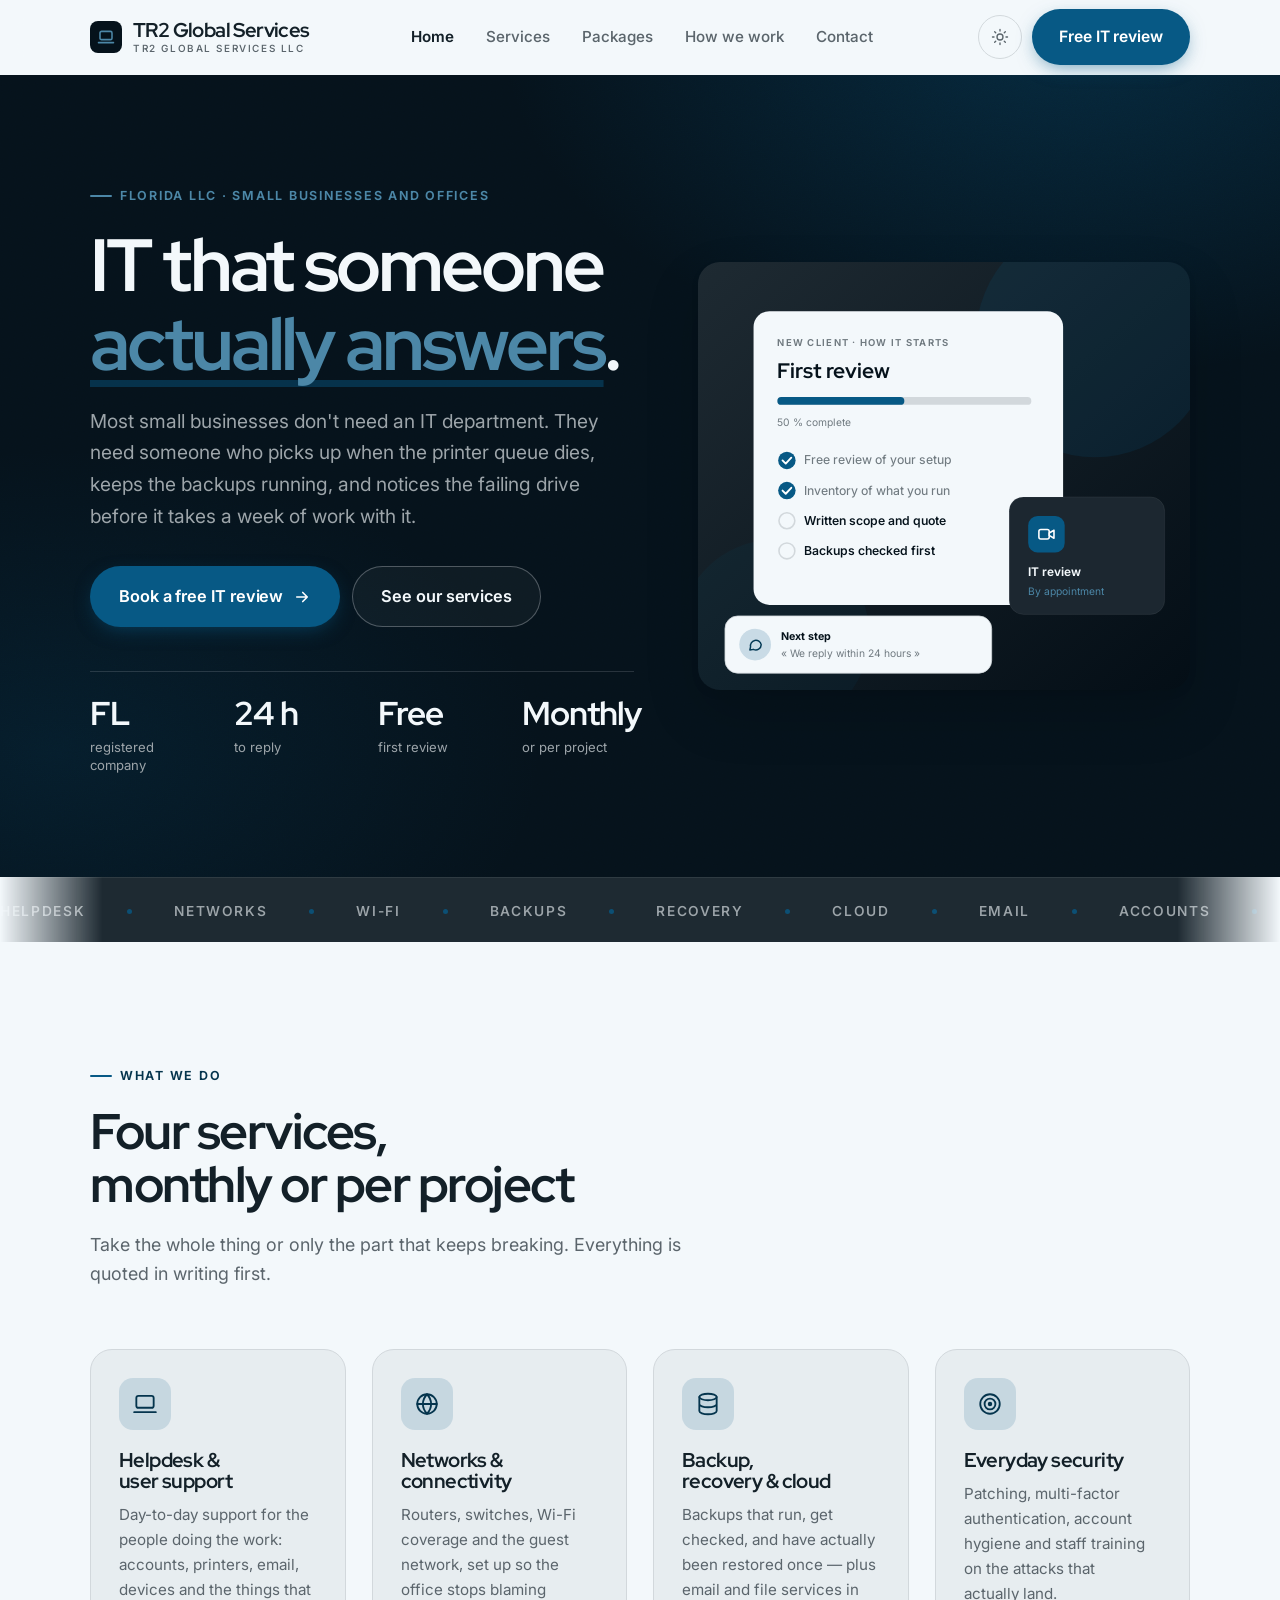
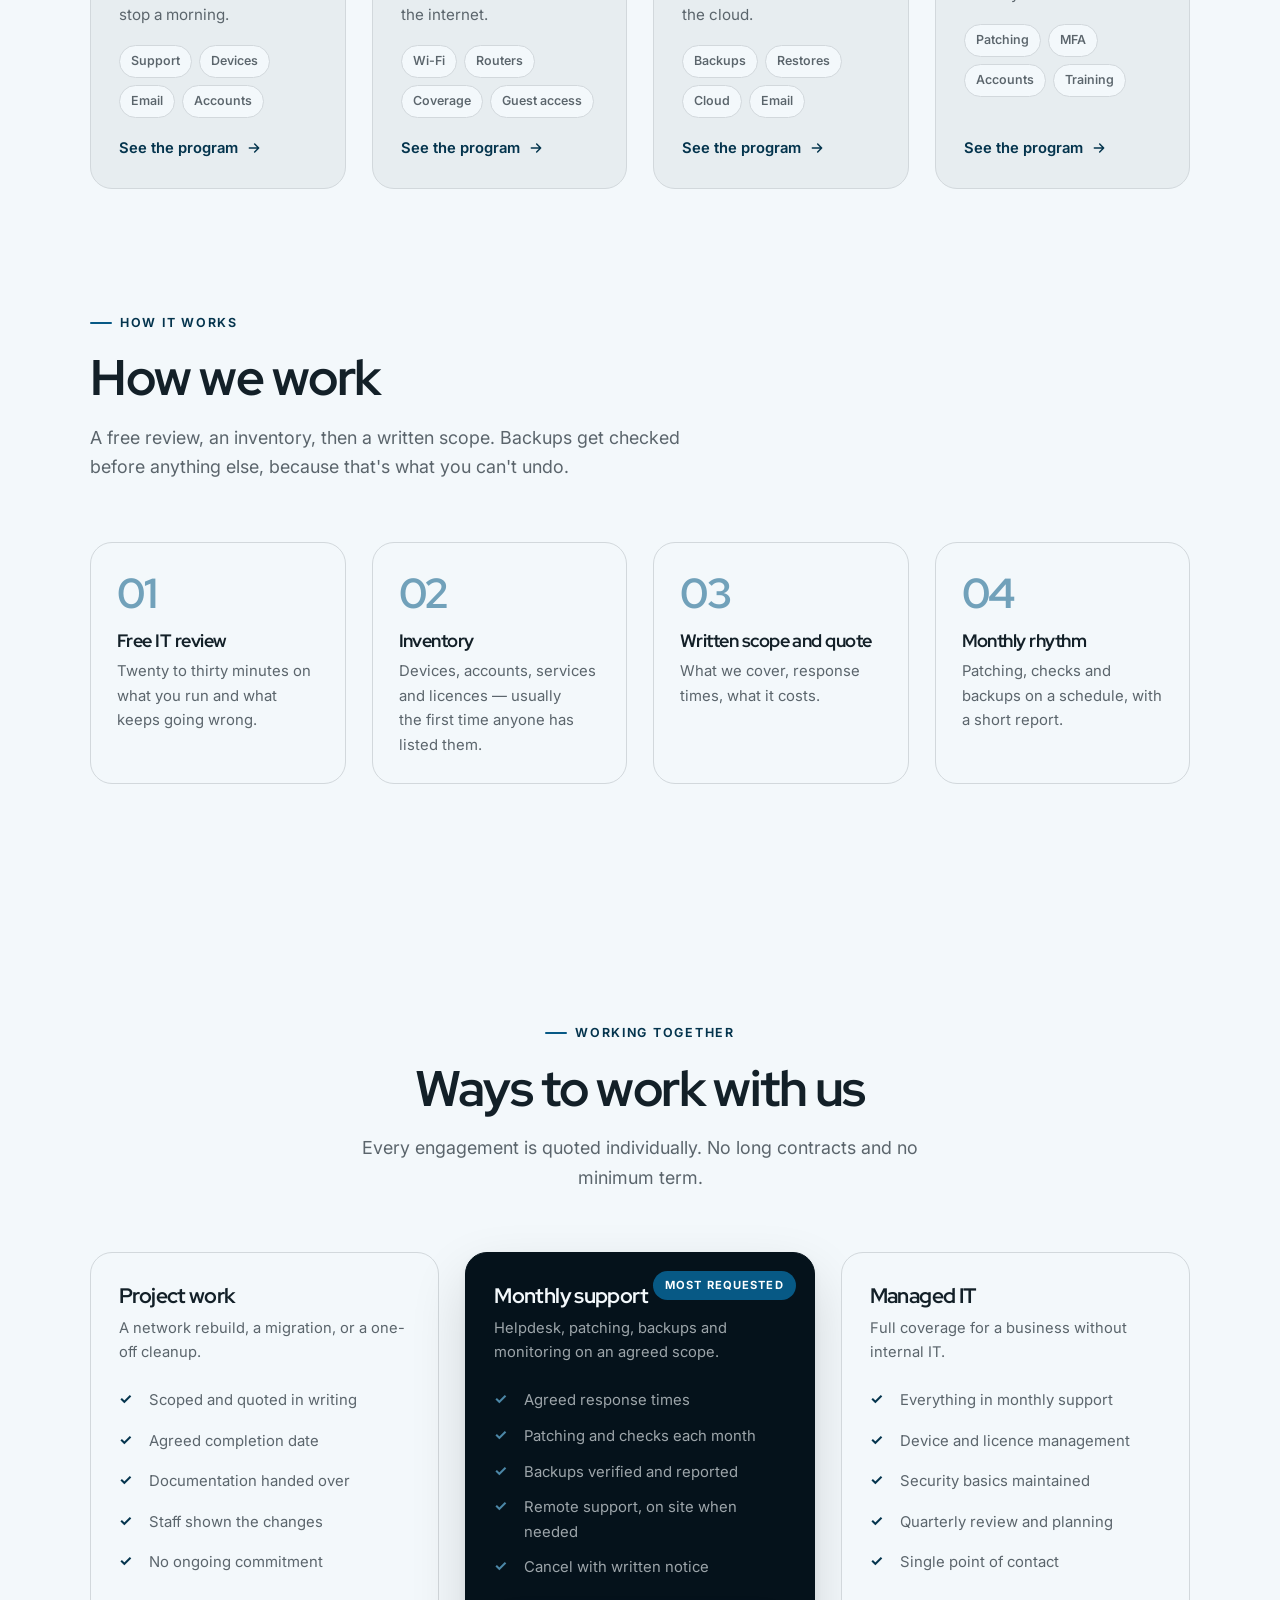
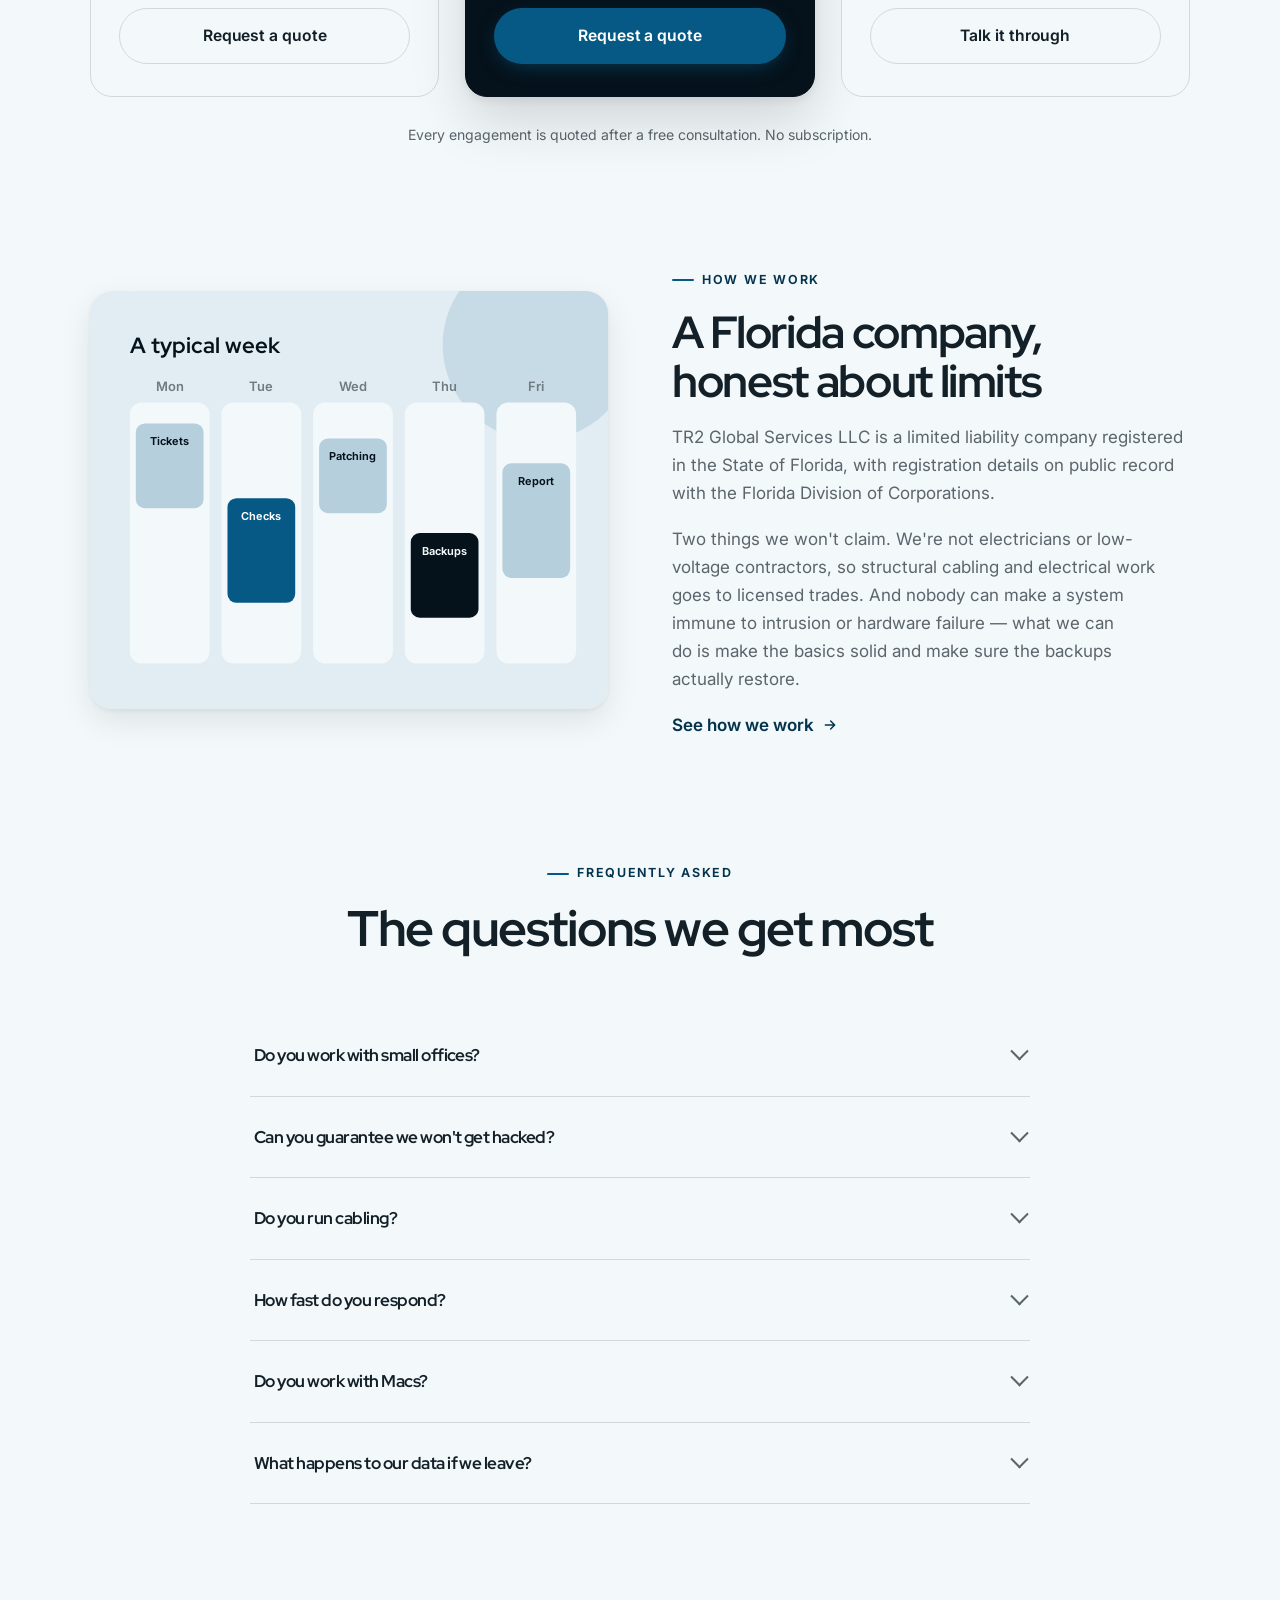
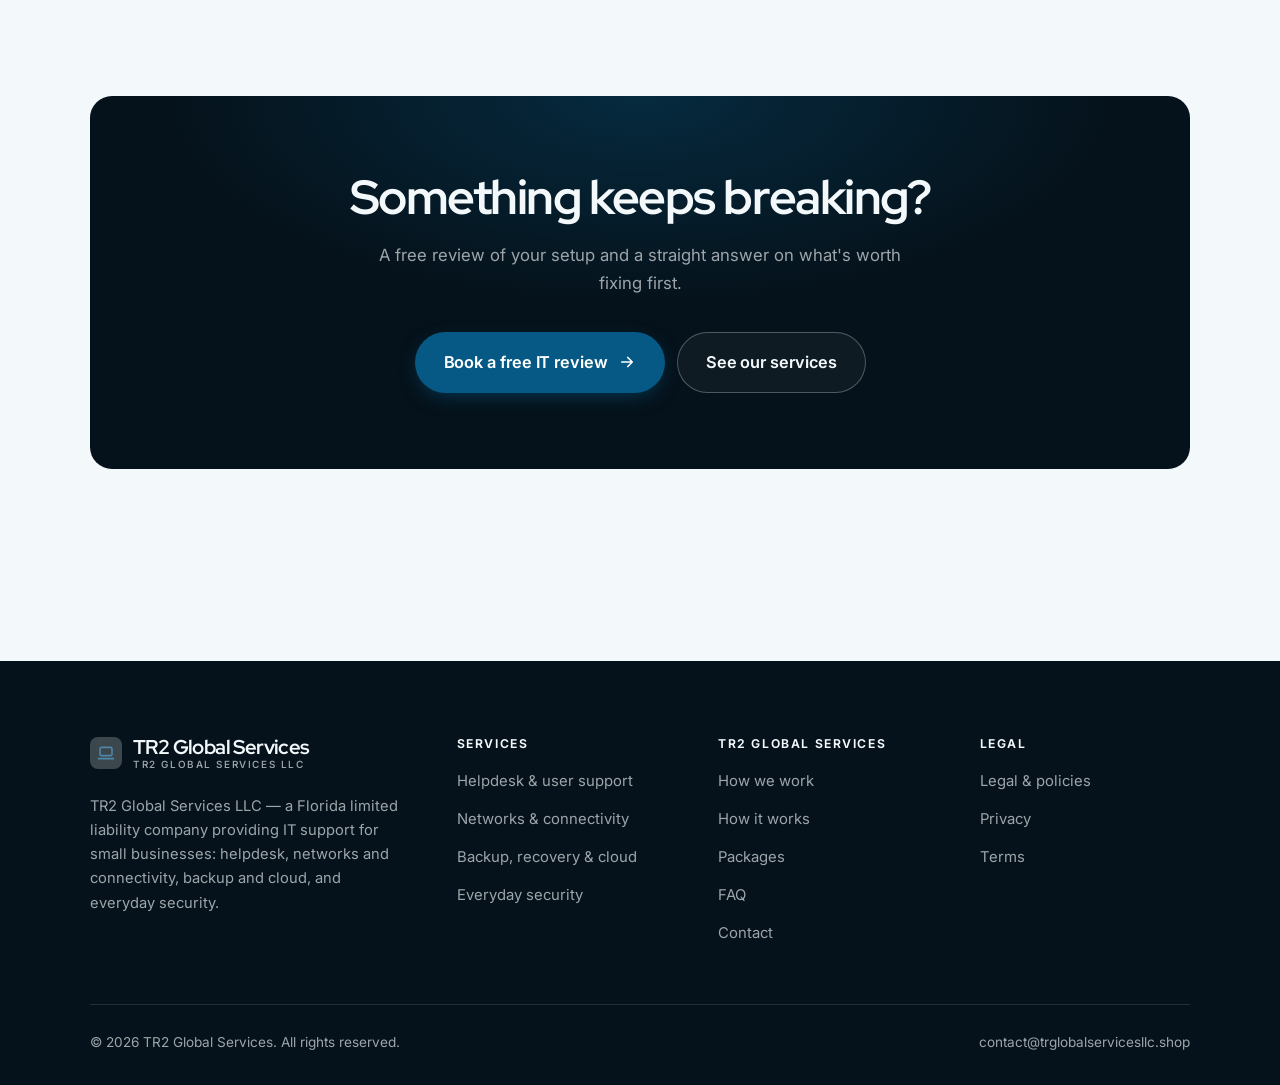
<file: index.html>
<!DOCTYPE html>
<html lang="en" class="no-js">
<head>
<meta charset="utf-8">
<meta name="viewport" content="width=device-width, initial-scale=1">
<title>TR2 Global Services LLC — IT support and managed services</title>
<meta name="description" content="TR2 Global Services LLC, a Florida company providing IT support for small businesses: helpdesk, networks and connectivity, backup and cloud, and everyday security and training.">
<link rel="canonical" href="https://trglobalservicesllc.shop/">

<meta property="og:type" content="website">
<meta property="og:url" content="https://trglobalservicesllc.shop/">
<meta property="og:site_name" content="TR2 Global Services">
<meta property="og:locale" content="en_US">
<meta property="og:title" content="TR2 Global Services LLC — IT support and managed services">
<meta property="og:description" content="TR2 Global Services LLC, a Florida company providing IT support for small businesses: helpdesk, networks and connectivity, backup and cloud, and everyday security and training.">
<meta name="theme-color" content="#05121b">

<link rel="icon" href="assets/img/favicon.svg" type="image/svg+xml">
<link rel="preconnect" href="https://fonts.googleapis.com">
<link rel="preconnect" href="https://fonts.gstatic.com" crossorigin>
<link rel="stylesheet" href="https://fonts.googleapis.com/css2?family=Red+Hat+Display:wght@400..700&family=Inter:wght@400..700&display=swap">
<link rel="stylesheet" href="assets/css/style.css">

<!-- Thème appliqué avant le premier rendu (évite le flash) -->
<script>
document.documentElement.classList.remove('no-js');
(function(){try{var t=localStorage.getItem('site-theme');if(t){document.documentElement.setAttribute('data-theme',t);}}catch(e){}})();
</script>
<script type="application/ld+json">
{
  "@context": "https://schema.org",
  "@type": "Organization",
  "name": "TR2 Global Services",
  "url": "https://trglobalservicesllc.shop/",
  "email": "contact@trglobalservicesllc.shop",
  "description": "TR2 Global Services LLC, a Florida company providing IT support for small businesses: helpdesk, networks and connectivity, backup and cloud, and everyday security and training.",
  "areaServed": "US",
  "knowsLanguage": "en"
}
</script>
</head>

<body>
<a class="skip-link" href="#main">Skip to main content</a>

<header class="site-header">
  <nav class="wrap nav" aria-label="Main navigation">
    <a class="brand" href="index.html">
      <svg class="brand__mark" viewBox="0 0 64 64" aria-hidden="true">
        <rect class="bm-bg" width="64" height="64" rx="16"/>
        <g class="bm-ic" transform="translate(14 14) scale(1.5)" fill="none" stroke-width="2.1" stroke-linecap="round" stroke-linejoin="round"><rect x="4" y="4.5" width="16" height="11" rx="2"/><path d="M2 19.5h20"/></g>
      </svg>
      <span>TR2 Global Services<span class="brand__sub">TR2 Global Services LLC</span></span>
    </a>

    <ul class="nav__links" id="nav-links">
      <li><a href="index.html" aria-current="page">Home</a></li>
      <li><a href="programs.html">Services</a></li>
      <li><a href="index.html#pricing">Packages</a></li>
      <li><a href="about.html">How we work</a></li>
      <li><a href="contact.html">Contact</a></li>
      <li><a class="btn btn--primary" href="contact.html">Free IT review</a></li>
    </ul>

    <div class="nav__cta">
      <button class="theme-toggle" type="button" aria-label="Switch to dark theme">
        <svg class="icon-sun" viewBox="0 0 24 24" fill="none" stroke="currentColor" stroke-width="1.8" stroke-linecap="round" aria-hidden="true"><circle cx="12" cy="12" r="4"/><path d="M12 2v2m0 16v2M2 12h2m16 0h2M4.9 4.9l1.4 1.4m11.4 11.4 1.4 1.4M19.1 4.9l-1.4 1.4M6.3 17.7l-1.4 1.4"/></svg>
        <svg class="icon-moon" viewBox="0 0 24 24" fill="none" stroke="currentColor" stroke-width="1.8" stroke-linecap="round" stroke-linejoin="round" aria-hidden="true"><path d="M21 12.8A9 9 0 1 1 11.2 3a7 7 0 0 0 9.8 9.8z"/></svg>
      </button>
      <a class="btn btn--primary" href="contact.html">Free IT review</a>
      <button class="nav__toggle" type="button" aria-expanded="false" aria-controls="nav-links" aria-label="Open menu">
        <svg class="icon-open" viewBox="0 0 24 24" fill="none" stroke="currentColor" stroke-width="2" stroke-linecap="round" aria-hidden="true"><path d="M3 6h18M3 12h18M3 18h18"/></svg>
        <svg class="icon-close" viewBox="0 0 24 24" fill="none" stroke="currentColor" stroke-width="2" stroke-linecap="round" aria-hidden="true"><path d="M6 6l12 12M18 6L6 18"/></svg>
      </button>
    </div>
  </nav>
</header>

<main id="main">

<section class="hero">
  <div class="wrap hero__inner">
    <div>
      <span class="eyebrow hero__eyebrow">Florida LLC · Small businesses and offices</span>
      <h1>IT that someone<br> <em>actually answers</em>.</h1>
      <p class="hero__lede">Most small businesses don't need an IT department. They need someone who picks up when the printer queue dies, keeps the backups running, and notices the failing drive before it takes a week of work with it.</p>

      <div class="hero__actions">
        <a class="btn btn--primary btn--lg" href="contact.html">Book a free IT review <svg viewBox="0 0 24 24" fill="none" stroke="currentColor" stroke-width="2.2" stroke-linecap="round" stroke-linejoin="round" aria-hidden="true"><path d="M5 12h14M13 6l6 6-6 6"/></svg></a>
        <a class="btn btn--on-dark btn--lg" href="programs.html">See our services</a>
      </div>

      <ul class="hero__proof">
        <li><span class="stat__num">FL</span><span class="stat__label">registered company</span></li>
        <li><span class="stat__num">24 h</span><span class="stat__label">to reply</span></li>
        <li><span class="stat__num">Free</span><span class="stat__label">first review</span></li>
        <li><span class="stat__num">Monthly</span><span class="stat__label">or per project</span></li>
      </ul>
    </div>

    <div class="hero__art">
      <svg viewBox="0 0 620 540" role="img" aria-label="How a first engagement with TR2 Global Services works, from free review to written scope.">
        <defs>
          <linearGradient id="hbg" x1="0" y1="0" x2="1" y2="1">
            <stop offset="0" stop-color="#1e2a32"/><stop offset="1" stop-color="#040e16"/>
          </linearGradient>
        </defs>
        <rect width="620" height="540" rx="22" fill="url(#hbg)"/>
        <circle cx="500" cy="96" r="150" fill="#075985" opacity=".16"/>
        <circle cx="96" cy="470" r="120" fill="#075985" opacity=".08"/>

        <g style="font-family: var(--font-body)">
          <!-- Carte programme -->
          <rect x="70" y="62" width="390" height="370" rx="20" fill="#f3f8fb"/>
          <text x="100" y="106" font-size="12" font-weight="650" letter-spacing="1.6" fill="#707a80">NEW CLIENT · HOW IT STARTS</text>
          <text x="100" y="146" font-size="27" font-weight="700" fill="#05121b" style="font-family: var(--font-display)">First review</text>
          <rect x="100" y="170" width="320" height="10" rx="5" fill="#d2d8dc"/>
          <rect x="100" y="170" width="160" height="10" rx="5" fill="#075985"/>
          <text x="100" y="206" font-size="13" fill="#707a80">50 % complete</text>
          <circle cx="112" cy="250" r="11" fill="#075985"/><path d="M106.5 250l4 4 7-7.5" fill="none" stroke="#ffffff" stroke-width="2.4" stroke-linecap="round" stroke-linejoin="round"/><text x="134" y="255" font-size="15.5" fill="#707a80" font-weight="450">Free review of your setup</text>
          <circle cx="112" cy="288" r="11" fill="#075985"/><path d="M106.5 288l4 4 7-7.5" fill="none" stroke="#ffffff" stroke-width="2.4" stroke-linecap="round" stroke-linejoin="round"/><text x="134" y="293" font-size="15.5" fill="#707a80" font-weight="450">Inventory of what you run</text>
          <circle cx="112" cy="326" r="10" fill="none" stroke="#d2d8dc" stroke-width="2"/><text x="134" y="331" font-size="15.5" fill="#05121b" font-weight="560">Written scope and quote</text>
          <circle cx="112" cy="364" r="10" fill="none" stroke="#d2d8dc" stroke-width="2"/><text x="134" y="369" font-size="15.5" fill="#05121b" font-weight="560">Backups checked first</text>

          <!-- Carte séance -->
          <rect x="392" y="296" width="196" height="148" rx="18" fill="#1c2730" stroke="#ffffff" stroke-opacity=".08"/>
          <rect x="416" y="320" width="46" height="46" rx="12" fill="#075985"/>
          <g transform="translate(427 331)" fill="none" stroke="#ffffff" color="#ffffff" stroke-width="2" stroke-linecap="round" stroke-linejoin="round"><rect x="2.5" y="6" width="13" height="12" rx="2.5"/><path d="M15.5 10.5 21.5 7v10l-6-3.5z"/></g>
          <text x="416" y="396" font-size="15" font-weight="650" fill="#f3f8fb">IT review</text>
          <text x="416" y="420" font-size="13" fill="#4c87a7">By appointment</text>

          <!-- Retour du coach -->
          <rect x="34" y="446" width="336" height="72" rx="16" fill="#f3f8fb" stroke="#d2d8dc"/>
          <circle cx="72" cy="482" r="20" fill="#c9dbe6"/>
          <g transform="translate(62 472) scale(.84)" fill="none" stroke="#053a56" stroke-width="2.2" stroke-linecap="round" stroke-linejoin="round"><path d="M21 12a8 8 0 0 1-11.6 7.1L4 20l1-4.6A8 8 0 1 1 21 12z"/></g>
          <text x="104" y="476" font-size="13.5" font-weight="700" fill="#05121b">Next step</text>
          <text x="104" y="498" font-size="13" fill="#707a80">« We reply within 24 hours »</text>
        </g>
      </svg>
    </div>
  </div>
</section>

<div class="marquee" aria-hidden="true">
  <div class="marquee__track"><span>Helpdesk</span><span>Networks</span><span>Wi-Fi</span><span>Backups</span><span>Recovery</span><span>Cloud</span><span>Email</span><span>Accounts</span><span>Patching</span><span>Training</span><span>Helpdesk</span><span>Networks</span><span>Wi-Fi</span><span>Backups</span><span>Recovery</span><span>Cloud</span><span>Email</span><span>Accounts</span><span>Patching</span><span>Training</span></div>
</div>

<section class="section wrap" id="programs">
  <div class="section-head reveal">
    <span class="eyebrow">What we do</span>
    <h2>Four services, monthly or per project</h2>
    <p>Take the whole thing or only the part that keeps breaking. Everything is quoted in writing first.</p>
  </div>
  <div class="grid grid--4 reveal-group">
    <a class="card" href="programs.html#helpdesk">
      <div class="card__icon"><svg viewBox="0 0 24 24" fill="none" stroke="currentColor" stroke-width="1.7" stroke-linecap="round" stroke-linejoin="round" aria-hidden="true"><rect x="4" y="4.5" width="16" height="11" rx="2"/><path d="M2 19.5h20"/></svg></div>
      <h3>Helpdesk &amp; user support</h3>
      <p>Day-to-day support for the people doing the work: accounts, printers, email, devices and the things that stop a morning.</p>
      <ul class="tags"><li>Support</li><li>Devices</li><li>Email</li><li>Accounts</li></ul>
      <span class="arrow-link">See the program <svg viewBox="0 0 24 24" fill="none" stroke="currentColor" stroke-width="2.2" stroke-linecap="round" stroke-linejoin="round" aria-hidden="true"><path d="M5 12h14M13 6l6 6-6 6"/></svg></span>
    </a>
    <a class="card" href="programs.html#network">
      <div class="card__icon"><svg viewBox="0 0 24 24" fill="none" stroke="currentColor" stroke-width="1.7" stroke-linecap="round" stroke-linejoin="round" aria-hidden="true"><circle cx="12" cy="12" r="9"/><path d="M3 12h18M12 3c2.5 2.7 3.8 5.7 3.8 9s-1.3 6.3-3.8 9c-2.5-2.7-3.8-5.7-3.8-9S9.5 5.7 12 3z"/></svg></div>
      <h3>Networks &amp; connectivity</h3>
      <p>Routers, switches, Wi-Fi coverage and the guest network, set up so the office stops blaming the internet.</p>
      <ul class="tags"><li>Wi-Fi</li><li>Routers</li><li>Coverage</li><li>Guest access</li></ul>
      <span class="arrow-link">See the program <svg viewBox="0 0 24 24" fill="none" stroke="currentColor" stroke-width="2.2" stroke-linecap="round" stroke-linejoin="round" aria-hidden="true"><path d="M5 12h14M13 6l6 6-6 6"/></svg></span>
    </a>
    <a class="card" href="programs.html#backup">
      <div class="card__icon"><svg viewBox="0 0 24 24" fill="none" stroke="currentColor" stroke-width="1.7" stroke-linecap="round" stroke-linejoin="round" aria-hidden="true"><ellipse cx="12" cy="5.5" rx="8" ry="3"/><path d="M4 5.5v13c0 1.7 3.6 3 8 3s8-1.3 8-3v-13M4 12c0 1.7 3.6 3 8 3s8-1.3 8-3"/></svg></div>
      <h3>Backup, recovery &amp; cloud</h3>
      <p>Backups that run, get checked, and have actually been restored once — plus email and file services in the cloud.</p>
      <ul class="tags"><li>Backups</li><li>Restores</li><li>Cloud</li><li>Email</li></ul>
      <span class="arrow-link">See the program <svg viewBox="0 0 24 24" fill="none" stroke="currentColor" stroke-width="2.2" stroke-linecap="round" stroke-linejoin="round" aria-hidden="true"><path d="M5 12h14M13 6l6 6-6 6"/></svg></span>
    </a>
    <a class="card" href="programs.html#security">
      <div class="card__icon"><svg viewBox="0 0 24 24" fill="none" stroke="currentColor" stroke-width="1.7" stroke-linecap="round" stroke-linejoin="round" aria-hidden="true"><circle cx="12" cy="12" r="9"/><circle cx="12" cy="12" r="5"/><circle cx="12" cy="12" r="1.2" fill="currentColor"/></svg></div>
      <h3>Everyday security</h3>
      <p>Patching, multi-factor authentication, account hygiene and staff training on the attacks that actually land.</p>
      <ul class="tags"><li>Patching</li><li>MFA</li><li>Accounts</li><li>Training</li></ul>
      <span class="arrow-link">See the program <svg viewBox="0 0 24 24" fill="none" stroke="currentColor" stroke-width="2.2" stroke-linecap="round" stroke-linejoin="round" aria-hidden="true"><path d="M5 12h14M13 6l6 6-6 6"/></svg></span>
    </a>
  </div>
</section>

<section class="section section--flush wrap" id="how-it-works">
  <div class="section-head reveal">
    <span class="eyebrow">How it works</span>
    <h2>How we work</h2>
    <p>A free review, an inventory, then a written scope. Backups get checked before anything else, because that's what you can't undo.</p>
  </div>
  <div class="grid grid--4 steps reveal-group">
    <article class="step">
      <h3>Free IT review</h3>
      <p>Twenty to thirty minutes on what you run and what keeps going wrong.</p>
    </article>
    <article class="step">
      <h3>Inventory</h3>
      <p>Devices, accounts, services and licences — usually the first time anyone has listed them.</p>
    </article>
    <article class="step">
      <h3>Written scope and quote</h3>
      <p>What we cover, response times, what it costs.</p>
    </article>
    <article class="step">
      <h3>Monthly rhythm</h3>
      <p>Patching, checks and backups on a schedule, with a short report.</p>
    </article>
  </div>
</section>

<section class="section wrap" id="pricing">
  <div class="section-head section-head--center reveal">
    <span class="eyebrow">Working together</span>
    <h2>Ways to work with us</h2>
    <p>Every engagement is quoted individually. No long contracts and no minimum term.</p>
  </div>
  <div class="grid grid--3 plans reveal-group">
    <article class="plan">
      
      <h3>Project work</h3>
      <p class="plan__desc">A network rebuild, a migration, or a one-off cleanup.</p>
      
      <ul class="plan__features">
        <li>Scoped and quoted in writing</li>
        <li>Agreed completion date</li>
        <li>Documentation handed over</li>
        <li>Staff shown the changes</li>
        <li>No ongoing commitment</li>
      </ul>
      <a class="btn btn--ghost btn--block" href="contact.html">Request a quote</a>
    </article>
    <article class="plan plan--featured">
      <span class="plan__tag">Most requested</span>
      <h3>Monthly support</h3>
      <p class="plan__desc">Helpdesk, patching, backups and monitoring on an agreed scope.</p>
      
      <ul class="plan__features">
        <li>Agreed response times</li>
        <li>Patching and checks each month</li>
        <li>Backups verified and reported</li>
        <li>Remote support, on site when needed</li>
        <li>Cancel with written notice</li>
      </ul>
      <a class="btn btn--primary btn--block" href="contact.html">Request a quote</a>
    </article>
    <article class="plan">
      
      <h3>Managed IT</h3>
      <p class="plan__desc">Full coverage for a business without internal IT.</p>
      
      <ul class="plan__features">
        <li>Everything in monthly support</li>
        <li>Device and licence management</li>
        <li>Security basics maintained</li>
        <li>Quarterly review and planning</li>
        <li>Single point of contact</li>
      </ul>
      <a class="btn btn--ghost btn--block" href="contact.html">Talk it through</a>
    </article>
  </div>
  <p class="plans-note">Every engagement is quoted after a free consultation. No subscription.</p>
</section>

<section class="section section--flush wrap">
  <div class="split reveal">
    <div class="split__art">
      <svg viewBox="0 0 520 420" role="img" aria-label="Example of a typical week: Tickets, Checks, Patching, Backups, Report.">
        <rect width="520" height="420" rx="20" fill="#e2edf3"/>
        <circle cx="450" cy="54" r="96" fill="#075985" opacity=".12"/>
        <g style="font-family: var(--font-body)">
        <text x="40" y="62" font-size="22" font-weight="700" fill="#05121b" style="font-family: var(--font-display)">A typical week</text>
        <text x="80" y="100" text-anchor="middle" font-size="13" font-weight="600" fill="#707a80">Mon</text>
        <rect x="40" y="112" width="80" height="262" rx="12" fill="#f3f8fb"/>
        <rect x="46" y="133" width="68" height="85" rx="9" fill="#b6cfdc"/>
        <text x="80" y="155" text-anchor="middle" font-size="11" font-weight="650" fill="#05121b">Tickets</text>
        <text x="172" y="100" text-anchor="middle" font-size="13" font-weight="600" fill="#707a80">Tue</text>
        <rect x="132" y="112" width="80" height="262" rx="12" fill="#f3f8fb"/>
        <rect x="138" y="208" width="68" height="105" rx="9" fill="#075985"/>
        <text x="172" y="230" text-anchor="middle" font-size="11" font-weight="650" fill="#ffffff">Checks</text>
        <text x="264" y="100" text-anchor="middle" font-size="13" font-weight="600" fill="#707a80">Wed</text>
        <rect x="224" y="112" width="80" height="262" rx="12" fill="#f3f8fb"/>
        <rect x="230" y="148" width="68" height="75" rx="9" fill="#b6cfdc"/>
        <text x="264" y="170" text-anchor="middle" font-size="11" font-weight="650" fill="#05121b">Patching</text>
        <text x="356" y="100" text-anchor="middle" font-size="13" font-weight="600" fill="#707a80">Thu</text>
        <rect x="316" y="112" width="80" height="262" rx="12" fill="#f3f8fb"/>
        <rect x="322" y="243" width="68" height="85" rx="9" fill="#05121b"/>
        <text x="356" y="265" text-anchor="middle" font-size="11" font-weight="650" fill="#f3f8fb">Backups</text>
        <text x="448" y="100" text-anchor="middle" font-size="13" font-weight="600" fill="#707a80">Fri</text>
        <rect x="408" y="112" width="80" height="262" rx="12" fill="#f3f8fb"/>
        <rect x="414" y="173" width="68" height="115" rx="9" fill="#b6cfdc"/>
        <text x="448" y="195" text-anchor="middle" font-size="11" font-weight="650" fill="#05121b">Report</text>
        </g>
      </svg>
    </div>
    <div>
      <span class="eyebrow">How we work</span>
      <h2>A Florida company, honest about limits</h2>
      <p>TR2 Global Services LLC is a limited liability company registered in the State of Florida, with registration details on public record with the Florida Division of Corporations.</p>
      <p>Two things we won't claim. We're not electricians or low-voltage contractors, so structural cabling and electrical work goes to licensed trades. And nobody can make a system immune to intrusion or hardware failure — what we can do is make the basics solid and make sure the backups actually restore.</p>
      <p><a class="arrow-link" href="about.html">See how we work <svg viewBox="0 0 24 24" fill="none" stroke="currentColor" stroke-width="2.2" stroke-linecap="round" stroke-linejoin="round" aria-hidden="true"><path d="M5 12h14M13 6l6 6-6 6"/></svg></a></p>
    </div>
  </div>
</section>

<section class="section section--flush wrap" id="faq">
  <div class="section-head section-head--center reveal">
    <span class="eyebrow">Frequently asked</span>
    <h2>The questions we get most</h2>
  </div>
  <div class="faq reveal">
    <details>
      <summary>Do you work with small offices?</summary>
      <p>That's most of our work — businesses with a handful of staff and no internal IT. Scope and cost are matched to that, not to an enterprise.</p>
    </details>
    <details>
      <summary>Can you guarantee we won't get hacked?</summary>
      <p>No, and anyone who says yes is selling something. We get the basics right — patching, MFA, account hygiene, training — which stops the attacks that actually hit small businesses.</p>
    </details>
    <details>
      <summary>Do you run cabling?</summary>
      <p>No. We design and configure; cabling and electrical work goes to licensed trades, and we'll coordinate with them.</p>
    </details>
    <details>
      <summary>How fast do you respond?</summary>
      <p>Response times are agreed in writing in the support scope, so you know what you're paying for rather than hoping.</p>
    </details>
    <details>
      <summary>Do you work with Macs?</summary>
      <p>Yes, and mixed environments. Tell us what you run on the review call.</p>
    </details>
    <details>
      <summary>What happens to our data if we leave?</summary>
      <p>It's yours. Documentation, accounts and access are handed over, and we won't hold anything hostage.</p>
    </details>
  </div>
</section>

<section class="wrap section--tight">
  <div class="cta-band reveal">
    <h2>Something keeps breaking?</h2>
    <p>A free review of your setup and a straight answer on what's worth fixing first.</p>
    <div class="hero__actions">
      <a class="btn btn--primary btn--lg" href="contact.html">Book a free IT review <svg viewBox="0 0 24 24" fill="none" stroke="currentColor" stroke-width="2.2" stroke-linecap="round" stroke-linejoin="round" aria-hidden="true"><path d="M5 12h14M13 6l6 6-6 6"/></svg></a>
      <a class="btn btn--on-dark btn--lg" href="programs.html">See our services</a>
    </div>
  </div>
</section>

</main>

<footer class="site-footer">
  <div class="wrap">
    <div class="footer__grid">
      <div class="footer__brand">
        <a class="brand" href="index.html">
          <svg class="brand__mark" viewBox="0 0 64 64" aria-hidden="true">
        <rect class="bm-bg" width="64" height="64" rx="16"/>
        <g class="bm-ic" transform="translate(14 14) scale(1.5)" fill="none" stroke-width="2.1" stroke-linecap="round" stroke-linejoin="round"><rect x="4" y="4.5" width="16" height="11" rx="2"/><path d="M2 19.5h20"/></g>
      </svg>
          <span>TR2 Global Services<span class="brand__sub">TR2 Global Services LLC</span></span>
        </a>
        <p>TR2 Global Services LLC — a Florida limited liability company providing IT support for small businesses: helpdesk, networks and connectivity, backup and cloud, and everyday security.</p>
      </div>

      <div class="footer__col">
        <h4>Services</h4>
        <ul>
          <li><a href="programs.html#helpdesk">Helpdesk &amp; user support</a></li>
          <li><a href="programs.html#network">Networks &amp; connectivity</a></li>
          <li><a href="programs.html#backup">Backup, recovery &amp; cloud</a></li>
          <li><a href="programs.html#security">Everyday security</a></li>
        </ul>
      </div>

      <div class="footer__col">
        <h4>TR2 Global Services</h4>
        <ul>
          <li><a href="about.html">How we work</a></li>
          <li><a href="index.html#how-it-works">How it works</a></li>
          <li><a href="index.html#pricing">Packages</a></li>
          <li><a href="index.html#faq">FAQ</a></li>
          <li><a href="contact.html">Contact</a></li>
        </ul>
      </div>

      <div class="footer__col">
        <h4>Legal</h4>
        <ul>
          <li><a href="legal.html">Legal &amp; policies</a></li>
          <li><a href="legal.html#privacy">Privacy</a></li>
          <li><a href="legal.html#terms">Terms</a></li>
        </ul>
      </div>
    </div>

    <div class="footer__bottom">
      <p>© <span data-year>2026</span> TR2 Global Services. All rights reserved.</p>
      <p><a href="mailto:contact@trglobalservicesllc.shop">contact@trglobalservicesllc.shop</a></p>
    </div>
  </div>
</footer>

<script src="assets/js/main.js" defer></script>
</body>
</html>
</file>
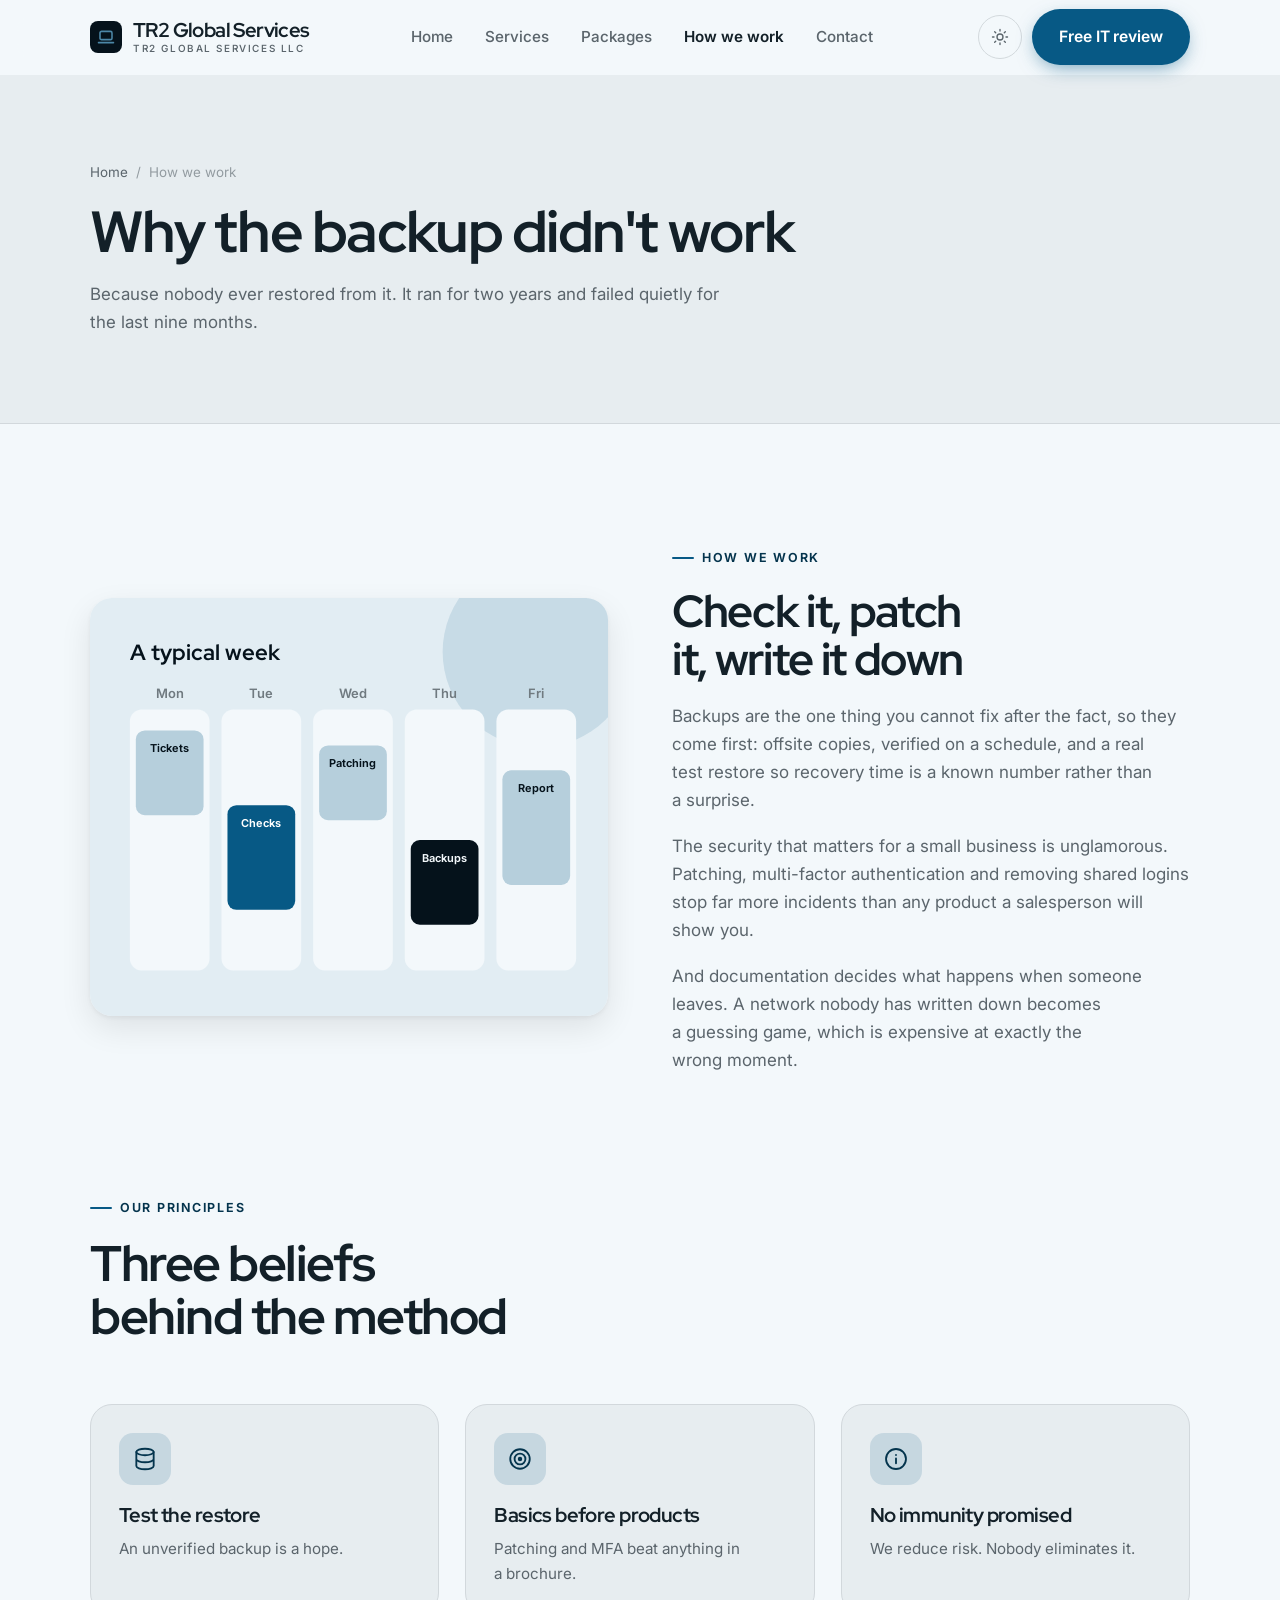
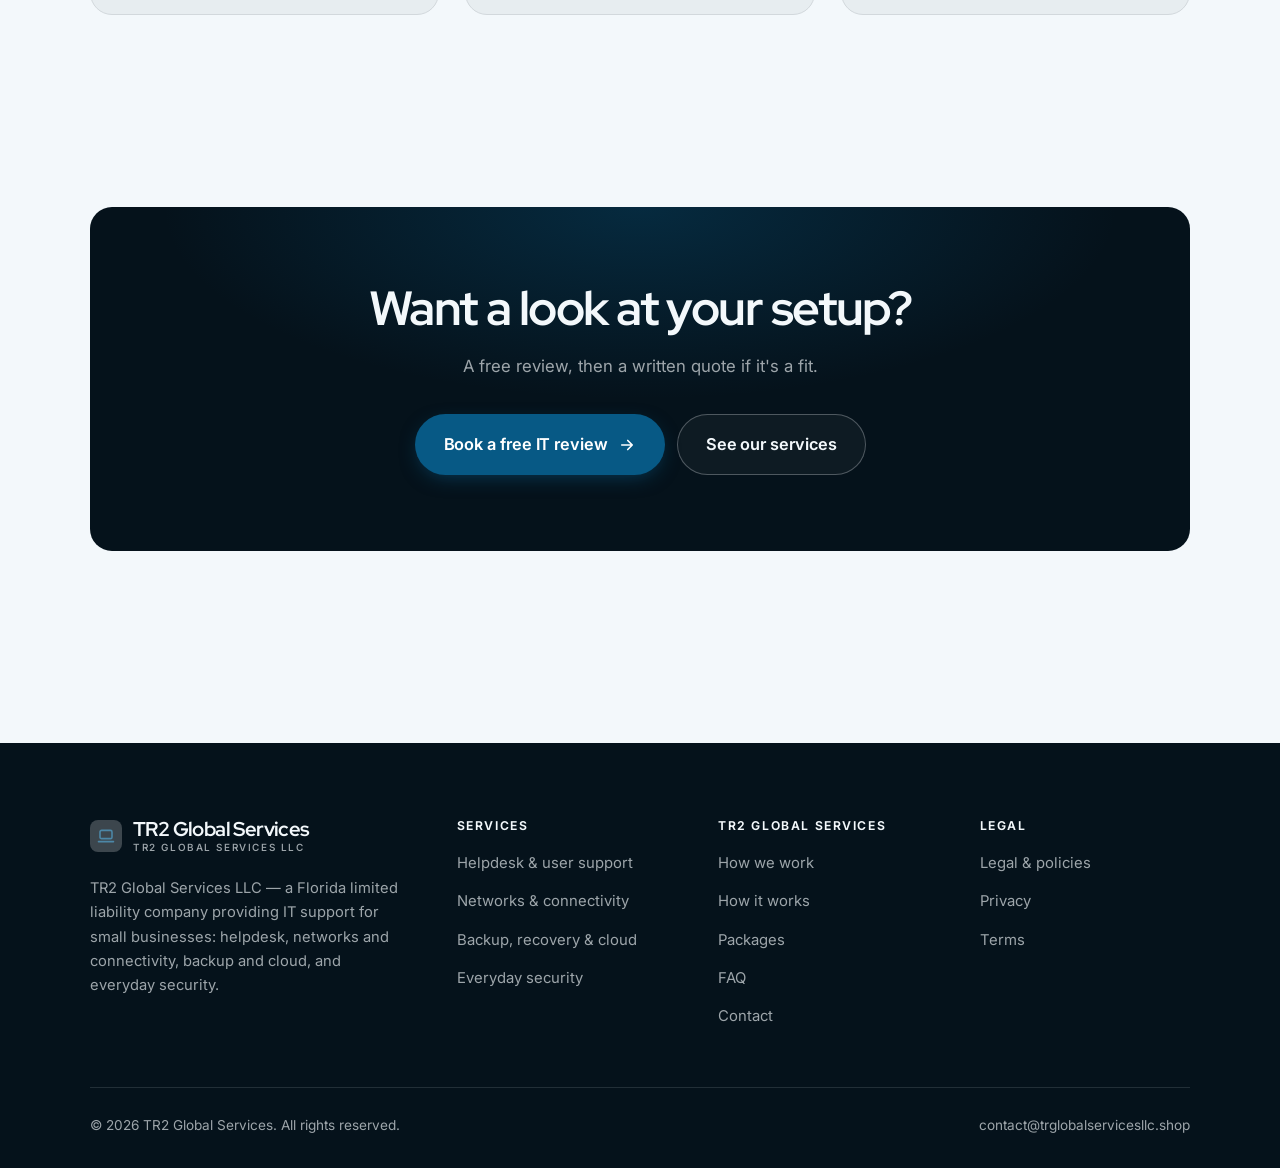
<file: about.html>
<!DOCTYPE html>
<html lang="en" class="no-js">
<head>
<meta charset="utf-8">
<meta name="viewport" content="width=device-width, initial-scale=1">
<title>How we work — TR2 Global Services</title>
<meta name="description" content="About TR2 Global Services LLC, a Florida limited liability company providing IT support to small businesses.">
<link rel="canonical" href="https://trglobalservicesllc.shop/about.html">

<meta property="og:type" content="website">
<meta property="og:url" content="https://trglobalservicesllc.shop/about.html">
<meta property="og:site_name" content="TR2 Global Services">
<meta property="og:locale" content="en_US">
<meta property="og:title" content="How we work — TR2 Global Services">
<meta property="og:description" content="About TR2 Global Services LLC, a Florida limited liability company providing IT support to small businesses.">
<meta name="theme-color" content="#05121b">

<link rel="icon" href="assets/img/favicon.svg" type="image/svg+xml">
<link rel="preconnect" href="https://fonts.googleapis.com">
<link rel="preconnect" href="https://fonts.gstatic.com" crossorigin>
<link rel="stylesheet" href="https://fonts.googleapis.com/css2?family=Red+Hat+Display:wght@400..700&family=Inter:wght@400..700&display=swap">
<link rel="stylesheet" href="assets/css/style.css">

<!-- Thème appliqué avant le premier rendu (évite le flash) -->
<script>
document.documentElement.classList.remove('no-js');
(function(){try{var t=localStorage.getItem('site-theme');if(t){document.documentElement.setAttribute('data-theme',t);}}catch(e){}})();
</script>
</head>

<body>
<a class="skip-link" href="#main">Skip to main content</a>

<header class="site-header">
  <nav class="wrap nav" aria-label="Main navigation">
    <a class="brand" href="index.html">
      <svg class="brand__mark" viewBox="0 0 64 64" aria-hidden="true">
        <rect class="bm-bg" width="64" height="64" rx="16"/>
        <g class="bm-ic" transform="translate(14 14) scale(1.5)" fill="none" stroke-width="2.1" stroke-linecap="round" stroke-linejoin="round"><rect x="4" y="4.5" width="16" height="11" rx="2"/><path d="M2 19.5h20"/></g>
      </svg>
      <span>TR2 Global Services<span class="brand__sub">TR2 Global Services LLC</span></span>
    </a>

    <ul class="nav__links" id="nav-links">
      <li><a href="index.html">Home</a></li>
      <li><a href="programs.html">Services</a></li>
      <li><a href="index.html#pricing">Packages</a></li>
      <li><a href="about.html" aria-current="page">How we work</a></li>
      <li><a href="contact.html">Contact</a></li>
      <li><a class="btn btn--primary" href="contact.html">Free IT review</a></li>
    </ul>

    <div class="nav__cta">
      <button class="theme-toggle" type="button" aria-label="Switch to dark theme">
        <svg class="icon-sun" viewBox="0 0 24 24" fill="none" stroke="currentColor" stroke-width="1.8" stroke-linecap="round" aria-hidden="true"><circle cx="12" cy="12" r="4"/><path d="M12 2v2m0 16v2M2 12h2m16 0h2M4.9 4.9l1.4 1.4m11.4 11.4 1.4 1.4M19.1 4.9l-1.4 1.4M6.3 17.7l-1.4 1.4"/></svg>
        <svg class="icon-moon" viewBox="0 0 24 24" fill="none" stroke="currentColor" stroke-width="1.8" stroke-linecap="round" stroke-linejoin="round" aria-hidden="true"><path d="M21 12.8A9 9 0 1 1 11.2 3a7 7 0 0 0 9.8 9.8z"/></svg>
      </button>
      <a class="btn btn--primary" href="contact.html">Free IT review</a>
      <button class="nav__toggle" type="button" aria-expanded="false" aria-controls="nav-links" aria-label="Open menu">
        <svg class="icon-open" viewBox="0 0 24 24" fill="none" stroke="currentColor" stroke-width="2" stroke-linecap="round" aria-hidden="true"><path d="M3 6h18M3 12h18M3 18h18"/></svg>
        <svg class="icon-close" viewBox="0 0 24 24" fill="none" stroke="currentColor" stroke-width="2" stroke-linecap="round" aria-hidden="true"><path d="M6 6l12 12M18 6L6 18"/></svg>
      </button>
    </div>
  </nav>
</header>

<main id="main">

<section class="page-head">
  <div class="wrap">
    <nav class="breadcrumb" aria-label="Breadcrumb">
      <a href="index.html">Home</a><span>/</span><span aria-current="page">How we work</span>
    </nav>
    <h1>Why the backup didn't work</h1>
    <p>Because nobody ever restored from it. It ran for two years and failed quietly for the last nine months.</p>
  </div>
</section>

<section class="section wrap">
  <div class="split reveal">
    <div class="split__art">
      <svg viewBox="0 0 520 420" role="img" aria-label="Example of a typical week: Tickets, Checks, Patching, Backups, Report.">
        <rect width="520" height="420" rx="20" fill="#e2edf3"/>
        <circle cx="450" cy="54" r="96" fill="#075985" opacity=".12"/>
        <g style="font-family: var(--font-body)">
        <text x="40" y="62" font-size="22" font-weight="700" fill="#05121b" style="font-family: var(--font-display)">A typical week</text>
        <text x="80" y="100" text-anchor="middle" font-size="13" font-weight="600" fill="#707a80">Mon</text>
        <rect x="40" y="112" width="80" height="262" rx="12" fill="#f3f8fb"/>
        <rect x="46" y="133" width="68" height="85" rx="9" fill="#b6cfdc"/>
        <text x="80" y="155" text-anchor="middle" font-size="11" font-weight="650" fill="#05121b">Tickets</text>
        <text x="172" y="100" text-anchor="middle" font-size="13" font-weight="600" fill="#707a80">Tue</text>
        <rect x="132" y="112" width="80" height="262" rx="12" fill="#f3f8fb"/>
        <rect x="138" y="208" width="68" height="105" rx="9" fill="#075985"/>
        <text x="172" y="230" text-anchor="middle" font-size="11" font-weight="650" fill="#ffffff">Checks</text>
        <text x="264" y="100" text-anchor="middle" font-size="13" font-weight="600" fill="#707a80">Wed</text>
        <rect x="224" y="112" width="80" height="262" rx="12" fill="#f3f8fb"/>
        <rect x="230" y="148" width="68" height="75" rx="9" fill="#b6cfdc"/>
        <text x="264" y="170" text-anchor="middle" font-size="11" font-weight="650" fill="#05121b">Patching</text>
        <text x="356" y="100" text-anchor="middle" font-size="13" font-weight="600" fill="#707a80">Thu</text>
        <rect x="316" y="112" width="80" height="262" rx="12" fill="#f3f8fb"/>
        <rect x="322" y="243" width="68" height="85" rx="9" fill="#05121b"/>
        <text x="356" y="265" text-anchor="middle" font-size="11" font-weight="650" fill="#f3f8fb">Backups</text>
        <text x="448" y="100" text-anchor="middle" font-size="13" font-weight="600" fill="#707a80">Fri</text>
        <rect x="408" y="112" width="80" height="262" rx="12" fill="#f3f8fb"/>
        <rect x="414" y="173" width="68" height="115" rx="9" fill="#b6cfdc"/>
        <text x="448" y="195" text-anchor="middle" font-size="11" font-weight="650" fill="#05121b">Report</text>
        </g>
      </svg>
    </div>
    <div>
      <span class="eyebrow">How we work</span>
      <h2>Check it, patch it, write it down</h2>
      <p>Backups are the one thing you cannot fix after the fact, so they come first: offsite copies, verified on a schedule, and a real test restore so recovery time is a known number rather than a surprise.</p>
      <p>The security that matters for a small business is unglamorous. Patching, multi-factor authentication and removing shared logins stop far more incidents than any product a salesperson will show you.</p>
      <p>And documentation decides what happens when someone leaves. A network nobody has written down becomes a guessing game, which is expensive at exactly the wrong moment.</p>
      <!--
        TO DO: add a short introduction of the coach (name, real background),
        with a photo if possible. Do not invent credentials — see README.md.
      -->
    </div>
  </div>
</section>

<section class="section section--flush wrap">
  <div class="section-head reveal">
    <span class="eyebrow">Our principles</span>
    <h2>Three beliefs behind the method</h2>
  </div>
  <div class="grid grid--3 reveal-group">
    <article class="card">
      <div class="card__icon"><svg viewBox="0 0 24 24" fill="none" stroke="currentColor" stroke-width="1.7" stroke-linecap="round" stroke-linejoin="round" aria-hidden="true"><ellipse cx="12" cy="5.5" rx="8" ry="3"/><path d="M4 5.5v13c0 1.7 3.6 3 8 3s8-1.3 8-3v-13M4 12c0 1.7 3.6 3 8 3s8-1.3 8-3"/></svg></div>
      <h3>Test the restore</h3>
      <p>An unverified backup is a hope.</p>
    </article>
    <article class="card">
      <div class="card__icon"><svg viewBox="0 0 24 24" fill="none" stroke="currentColor" stroke-width="1.7" stroke-linecap="round" stroke-linejoin="round" aria-hidden="true"><circle cx="12" cy="12" r="9"/><circle cx="12" cy="12" r="5"/><circle cx="12" cy="12" r="1.2" fill="currentColor"/></svg></div>
      <h3>Basics before products</h3>
      <p>Patching and MFA beat anything in a brochure.</p>
    </article>
    <article class="card">
      <div class="card__icon"><svg viewBox="0 0 24 24" fill="none" stroke="currentColor" stroke-width="1.7" stroke-linecap="round" stroke-linejoin="round" aria-hidden="true"><circle cx="12" cy="12" r="9.2"/><path d="M12 16v-4.5M12 8.2v.1"/></svg></div>
      <h3>No immunity promised</h3>
      <p>We reduce risk. Nobody eliminates it.</p>
    </article>
  </div>
</section>

<section class="wrap section--tight">
  <div class="cta-band reveal">
    <h2>Want a look at your setup?</h2>
    <p>A free review, then a written quote if it's a fit.</p>
    <div class="hero__actions">
      <a class="btn btn--primary btn--lg" href="contact.html">Book a free IT review <svg viewBox="0 0 24 24" fill="none" stroke="currentColor" stroke-width="2.2" stroke-linecap="round" stroke-linejoin="round" aria-hidden="true"><path d="M5 12h14M13 6l6 6-6 6"/></svg></a>
      <a class="btn btn--on-dark btn--lg" href="programs.html">See our services</a>
    </div>
  </div>
</section>

</main>

<footer class="site-footer">
  <div class="wrap">
    <div class="footer__grid">
      <div class="footer__brand">
        <a class="brand" href="index.html">
          <svg class="brand__mark" viewBox="0 0 64 64" aria-hidden="true">
        <rect class="bm-bg" width="64" height="64" rx="16"/>
        <g class="bm-ic" transform="translate(14 14) scale(1.5)" fill="none" stroke-width="2.1" stroke-linecap="round" stroke-linejoin="round"><rect x="4" y="4.5" width="16" height="11" rx="2"/><path d="M2 19.5h20"/></g>
      </svg>
          <span>TR2 Global Services<span class="brand__sub">TR2 Global Services LLC</span></span>
        </a>
        <p>TR2 Global Services LLC — a Florida limited liability company providing IT support for small businesses: helpdesk, networks and connectivity, backup and cloud, and everyday security.</p>
      </div>

      <div class="footer__col">
        <h4>Services</h4>
        <ul>
          <li><a href="programs.html#helpdesk">Helpdesk &amp; user support</a></li>
          <li><a href="programs.html#network">Networks &amp; connectivity</a></li>
          <li><a href="programs.html#backup">Backup, recovery &amp; cloud</a></li>
          <li><a href="programs.html#security">Everyday security</a></li>
        </ul>
      </div>

      <div class="footer__col">
        <h4>TR2 Global Services</h4>
        <ul>
          <li><a href="about.html">How we work</a></li>
          <li><a href="index.html#how-it-works">How it works</a></li>
          <li><a href="index.html#pricing">Packages</a></li>
          <li><a href="index.html#faq">FAQ</a></li>
          <li><a href="contact.html">Contact</a></li>
        </ul>
      </div>

      <div class="footer__col">
        <h4>Legal</h4>
        <ul>
          <li><a href="legal.html">Legal &amp; policies</a></li>
          <li><a href="legal.html#privacy">Privacy</a></li>
          <li><a href="legal.html#terms">Terms</a></li>
        </ul>
      </div>
    </div>

    <div class="footer__bottom">
      <p>© <span data-year>2026</span> TR2 Global Services. All rights reserved.</p>
      <p><a href="mailto:contact@trglobalservicesllc.shop">contact@trglobalservicesllc.shop</a></p>
    </div>
  </div>
</footer>

<script src="assets/js/main.js" defer></script>
</body>
</html>
</file>
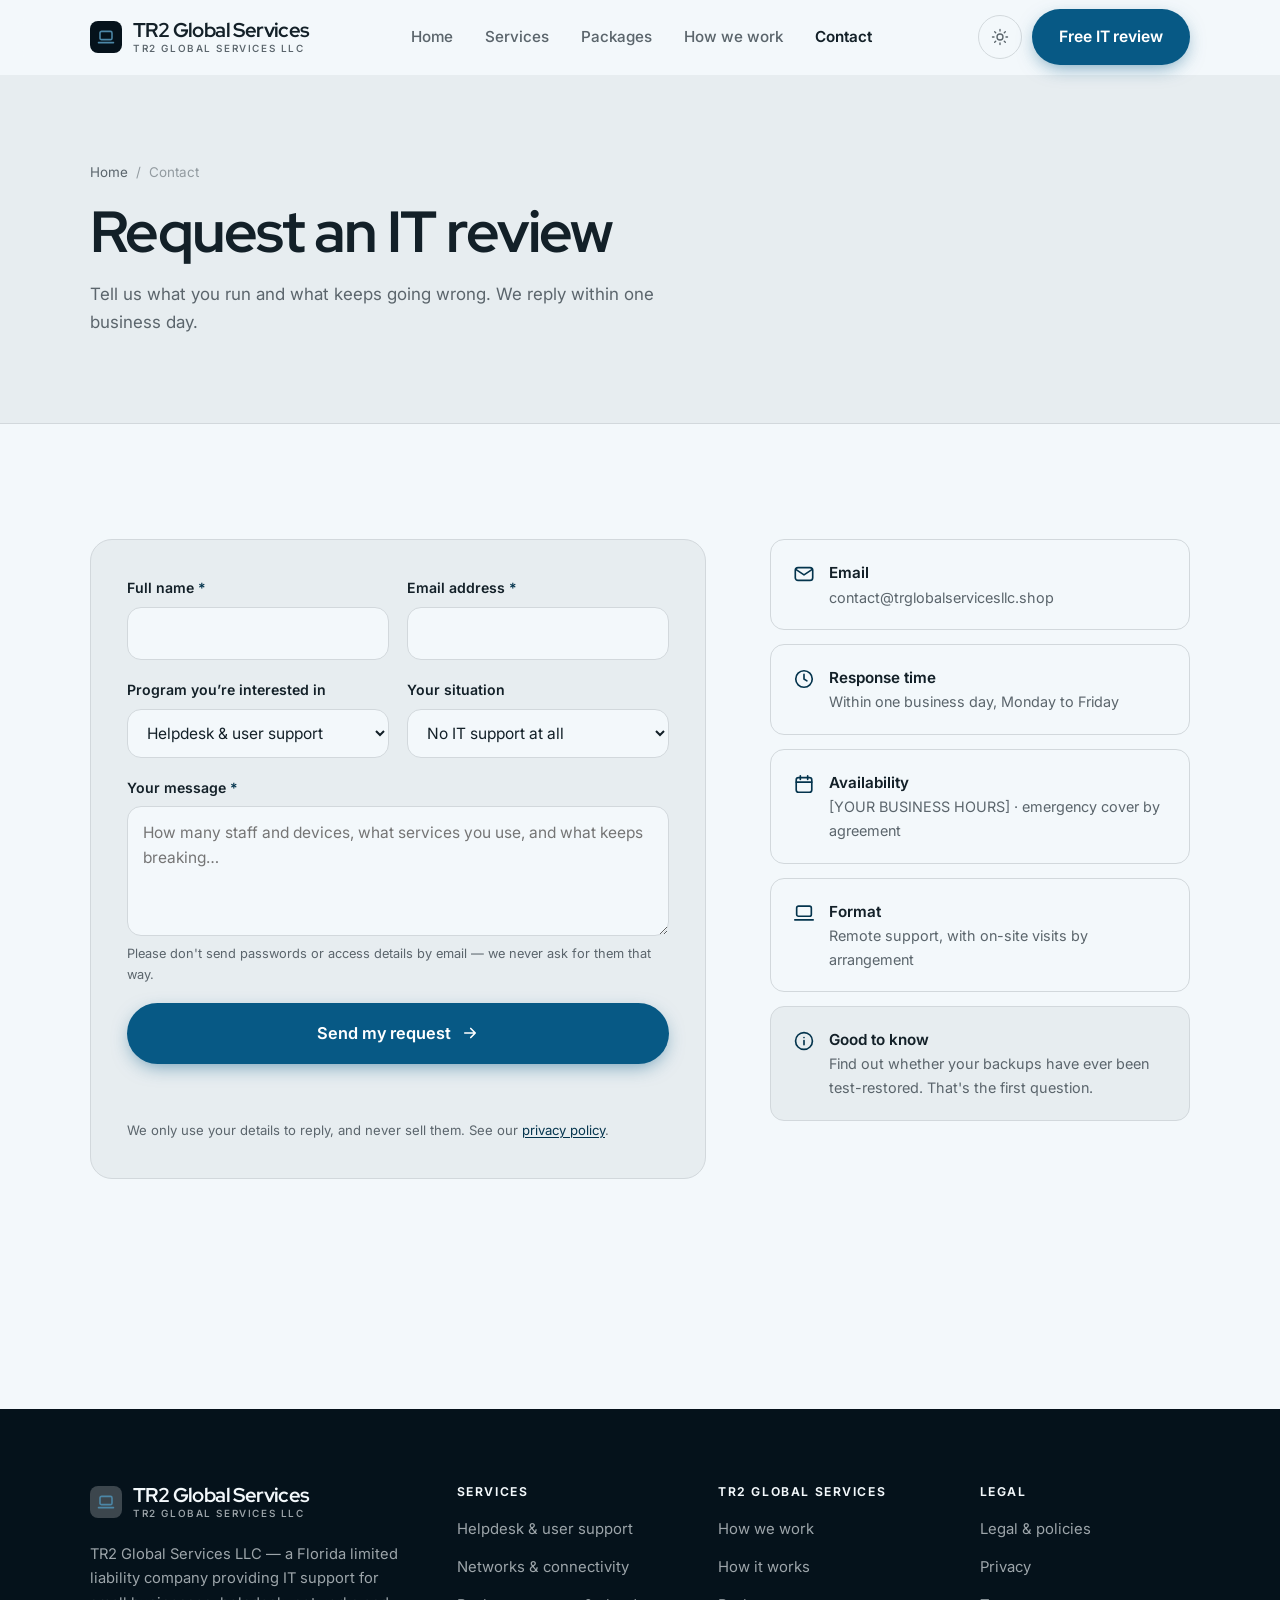
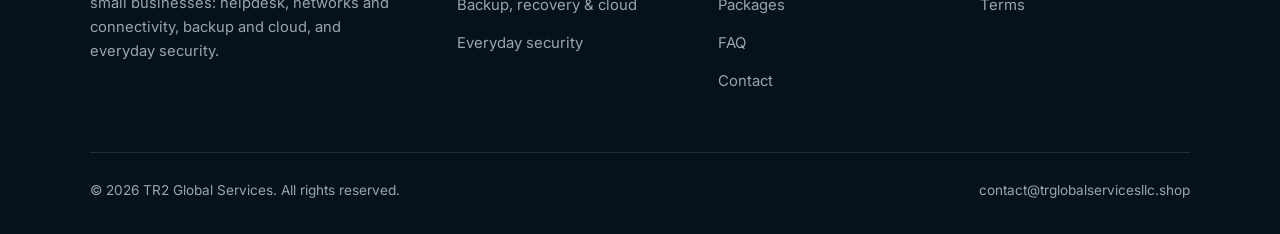
<file: contact.html>
<!DOCTYPE html>
<html lang="en" class="no-js">
<head>
<meta charset="utf-8">
<meta name="viewport" content="width=device-width, initial-scale=1">
<title>Contact — TR2 Global Services</title>
<meta name="description" content="Contact TR2 Global Services LLC. We reply within one business day.">
<link rel="canonical" href="https://trglobalservicesllc.shop/contact.html">

<meta property="og:type" content="website">
<meta property="og:url" content="https://trglobalservicesllc.shop/contact.html">
<meta property="og:site_name" content="TR2 Global Services">
<meta property="og:locale" content="en_US">
<meta property="og:title" content="Contact — TR2 Global Services">
<meta property="og:description" content="Contact TR2 Global Services LLC. We reply within one business day.">
<meta name="theme-color" content="#05121b">

<link rel="icon" href="assets/img/favicon.svg" type="image/svg+xml">
<link rel="preconnect" href="https://fonts.googleapis.com">
<link rel="preconnect" href="https://fonts.gstatic.com" crossorigin>
<link rel="stylesheet" href="https://fonts.googleapis.com/css2?family=Red+Hat+Display:wght@400..700&family=Inter:wght@400..700&display=swap">
<link rel="stylesheet" href="assets/css/style.css">

<!-- Thème appliqué avant le premier rendu (évite le flash) -->
<script>
document.documentElement.classList.remove('no-js');
(function(){try{var t=localStorage.getItem('site-theme');if(t){document.documentElement.setAttribute('data-theme',t);}}catch(e){}})();
</script>
</head>

<body>
<a class="skip-link" href="#main">Skip to main content</a>

<header class="site-header">
  <nav class="wrap nav" aria-label="Main navigation">
    <a class="brand" href="index.html">
      <svg class="brand__mark" viewBox="0 0 64 64" aria-hidden="true">
        <rect class="bm-bg" width="64" height="64" rx="16"/>
        <g class="bm-ic" transform="translate(14 14) scale(1.5)" fill="none" stroke-width="2.1" stroke-linecap="round" stroke-linejoin="round"><rect x="4" y="4.5" width="16" height="11" rx="2"/><path d="M2 19.5h20"/></g>
      </svg>
      <span>TR2 Global Services<span class="brand__sub">TR2 Global Services LLC</span></span>
    </a>

    <ul class="nav__links" id="nav-links">
      <li><a href="index.html">Home</a></li>
      <li><a href="programs.html">Services</a></li>
      <li><a href="index.html#pricing">Packages</a></li>
      <li><a href="about.html">How we work</a></li>
      <li><a href="contact.html" aria-current="page">Contact</a></li>
      <li><a class="btn btn--primary" href="contact.html">Free IT review</a></li>
    </ul>

    <div class="nav__cta">
      <button class="theme-toggle" type="button" aria-label="Switch to dark theme">
        <svg class="icon-sun" viewBox="0 0 24 24" fill="none" stroke="currentColor" stroke-width="1.8" stroke-linecap="round" aria-hidden="true"><circle cx="12" cy="12" r="4"/><path d="M12 2v2m0 16v2M2 12h2m16 0h2M4.9 4.9l1.4 1.4m11.4 11.4 1.4 1.4M19.1 4.9l-1.4 1.4M6.3 17.7l-1.4 1.4"/></svg>
        <svg class="icon-moon" viewBox="0 0 24 24" fill="none" stroke="currentColor" stroke-width="1.8" stroke-linecap="round" stroke-linejoin="round" aria-hidden="true"><path d="M21 12.8A9 9 0 1 1 11.2 3a7 7 0 0 0 9.8 9.8z"/></svg>
      </button>
      <a class="btn btn--primary" href="contact.html">Free IT review</a>
      <button class="nav__toggle" type="button" aria-expanded="false" aria-controls="nav-links" aria-label="Open menu">
        <svg class="icon-open" viewBox="0 0 24 24" fill="none" stroke="currentColor" stroke-width="2" stroke-linecap="round" aria-hidden="true"><path d="M3 6h18M3 12h18M3 18h18"/></svg>
        <svg class="icon-close" viewBox="0 0 24 24" fill="none" stroke="currentColor" stroke-width="2" stroke-linecap="round" aria-hidden="true"><path d="M6 6l12 12M18 6L6 18"/></svg>
      </button>
    </div>
  </nav>
</header>

<main id="main">

<section class="page-head">
  <div class="wrap">
    <nav class="breadcrumb" aria-label="Breadcrumb">
      <a href="index.html">Home</a><span>/</span><span aria-current="page">Contact</span>
    </nav>
    <h1>Request an IT review</h1>
    <p>Tell us what you run and what keeps going wrong. We reply within one business day.</p>
  </div>
</section>

<section class="section wrap">
  <div class="form-layout">

    <!--
      FORM: the action attribute holds a placeholder id. Create a free form at
      https://formspree.io and replace VOTRE_ID_FORMSPREE. Until then, the button
      opens the visitor's email app with a pre-filled message to contact@trglobalservicesllc.shop.
    -->
    <form class="form" id="contact-form" action="https://formspree.io/f/VOTRE_ID_FORMSPREE" method="POST"
          data-email="contact@trglobalservicesllc.shop" data-subject="IT review request"
          data-msg-mail="Your email app will open with the message ready to send." data-msg-sending="Sending…"
          data-msg-ok="Thanks! Your message is on its way. We reply within one business day." data-msg-err="Sending failed. Please email us directly at">
      <div class="form__row">
        <div class="field">
          <label for="nom">Full name <span class="req" aria-hidden="true">*</span></label>
          <input type="text" id="nom" name="nom" autocomplete="name" required>
        </div>
        <div class="field">
          <label for="email">Email address <span class="req" aria-hidden="true">*</span></label>
          <input type="email" id="email" name="email" autocomplete="email" required>
        </div>
      </div>

      <div class="form__row">
        <div class="field">
          <label for="programme">Program you’re interested in</label>
          <select id="programme" name="programme">
            <option>Helpdesk &amp; user support</option>
            <option>Networks &amp; connectivity</option>
            <option>Backup, recovery &amp; cloud</option>
            <option>Everyday security</option>
            <option>Not sure yet</option>
          </select>
        </div>
        <div class="field">
          <label for="niveau">Your situation</label>
          <select id="niveau" name="niveau">
            <option>No IT support at all</option>
            <option>Someone informal helps us</option>
            <option>Have support, unhappy</option>
            <option>Moving or growing</option>
          </select>
        </div>
      </div>

      <div class="field">
        <label for="message">Your message <span class="req" aria-hidden="true">*</span></label>
        <textarea id="message" name="message" required placeholder="How many staff and devices, what services you use, and what keeps breaking…"></textarea>
        <span class="field__hint">Please don't send passwords or access details by email — we never ask for them that way.</span>
      </div>

      <!-- Bot trap: hidden from humans -->
      <div class="visually-hidden" aria-hidden="true">
        <label for="site-web">Leave this field empty</label>
        <input type="text" id="site-web" name="_gotcha" tabindex="-1" autocomplete="off">
      </div>

      <button class="btn btn--primary btn--lg" type="submit">Send my request <svg viewBox="0 0 24 24" fill="none" stroke="currentColor" stroke-width="2.2" stroke-linecap="round" stroke-linejoin="round" aria-hidden="true"><path d="M5 12h14M13 6l6 6-6 6"/></svg></button>

      <p id="form-status" class="form__status" role="status" aria-live="polite"></p>

      <p class="form__note">
        We only use your details to reply, and never sell them. See our <a href="legal.html#privacy">privacy policy</a>.
      </p>
    </form>

    <aside class="contact-aside">
      <div class="contact-card">
        <svg viewBox="0 0 24 24" fill="none" stroke="currentColor" stroke-width="1.8" stroke-linecap="round" stroke-linejoin="round" aria-hidden="true"><rect x="2.5" y="5" width="19" height="14" rx="3"/><path d="M3 7l9 6 9-6"/></svg>
        <div><b>Email</b><a href="mailto:contact@trglobalservicesllc.shop">contact@trglobalservicesllc.shop</a></div>
      </div>
      <div class="contact-card">
        <svg viewBox="0 0 24 24" fill="none" stroke="currentColor" stroke-width="1.8" stroke-linecap="round" stroke-linejoin="round" aria-hidden="true"><circle cx="12" cy="12" r="9"/><path d="M12 7v5l3.2 2"/></svg>
        <div><b>Response time</b><span>Within one business day, Monday to Friday</span></div>
      </div>
      <div class="contact-card">
        <svg viewBox="0 0 24 24" fill="none" stroke="currentColor" stroke-width="1.8" stroke-linecap="round" stroke-linejoin="round" aria-hidden="true"><rect x="3.5" y="5" width="17" height="16" rx="2.5"/><path d="M8 3v4M16 3v4M3.5 10h17"/></svg>
        <div><b>Availability</b><span>[YOUR BUSINESS HOURS] · emergency cover by agreement</span></div>
      </div>
      <div class="contact-card">
        <svg viewBox="0 0 24 24" fill="none" stroke="currentColor" stroke-width="1.8" stroke-linecap="round" stroke-linejoin="round" aria-hidden="true"><rect x="4" y="4.5" width="16" height="11" rx="2"/><path d="M2 19.5h20"/></svg>
        <div><b>Format</b><span>Remote support, with on-site visits by arrangement</span></div>
      </div>
      <div class="contact-card contact-card--soft">
        <svg viewBox="0 0 24 24" fill="none" stroke="currentColor" stroke-width="1.8" stroke-linecap="round" stroke-linejoin="round" aria-hidden="true"><circle cx="12" cy="12" r="9.2"/><path d="M12 16v-4.5M12 8.2v.1"/></svg>
        <div><b>Good to know</b><span>Find out whether your backups have ever been test-restored. That's the first question.</span></div>
      </div>
    </aside>

  </div>
</section>

</main>

<footer class="site-footer">
  <div class="wrap">
    <div class="footer__grid">
      <div class="footer__brand">
        <a class="brand" href="index.html">
          <svg class="brand__mark" viewBox="0 0 64 64" aria-hidden="true">
        <rect class="bm-bg" width="64" height="64" rx="16"/>
        <g class="bm-ic" transform="translate(14 14) scale(1.5)" fill="none" stroke-width="2.1" stroke-linecap="round" stroke-linejoin="round"><rect x="4" y="4.5" width="16" height="11" rx="2"/><path d="M2 19.5h20"/></g>
      </svg>
          <span>TR2 Global Services<span class="brand__sub">TR2 Global Services LLC</span></span>
        </a>
        <p>TR2 Global Services LLC — a Florida limited liability company providing IT support for small businesses: helpdesk, networks and connectivity, backup and cloud, and everyday security.</p>
      </div>

      <div class="footer__col">
        <h4>Services</h4>
        <ul>
          <li><a href="programs.html#helpdesk">Helpdesk &amp; user support</a></li>
          <li><a href="programs.html#network">Networks &amp; connectivity</a></li>
          <li><a href="programs.html#backup">Backup, recovery &amp; cloud</a></li>
          <li><a href="programs.html#security">Everyday security</a></li>
        </ul>
      </div>

      <div class="footer__col">
        <h4>TR2 Global Services</h4>
        <ul>
          <li><a href="about.html">How we work</a></li>
          <li><a href="index.html#how-it-works">How it works</a></li>
          <li><a href="index.html#pricing">Packages</a></li>
          <li><a href="index.html#faq">FAQ</a></li>
          <li><a href="contact.html">Contact</a></li>
        </ul>
      </div>

      <div class="footer__col">
        <h4>Legal</h4>
        <ul>
          <li><a href="legal.html">Legal &amp; policies</a></li>
          <li><a href="legal.html#privacy">Privacy</a></li>
          <li><a href="legal.html#terms">Terms</a></li>
        </ul>
      </div>
    </div>

    <div class="footer__bottom">
      <p>© <span data-year>2026</span> TR2 Global Services. All rights reserved.</p>
      <p><a href="mailto:contact@trglobalservicesllc.shop">contact@trglobalservicesllc.shop</a></p>
    </div>
  </div>
</footer>

<script src="assets/js/main.js" defer></script>
</body>
</html>
</file>
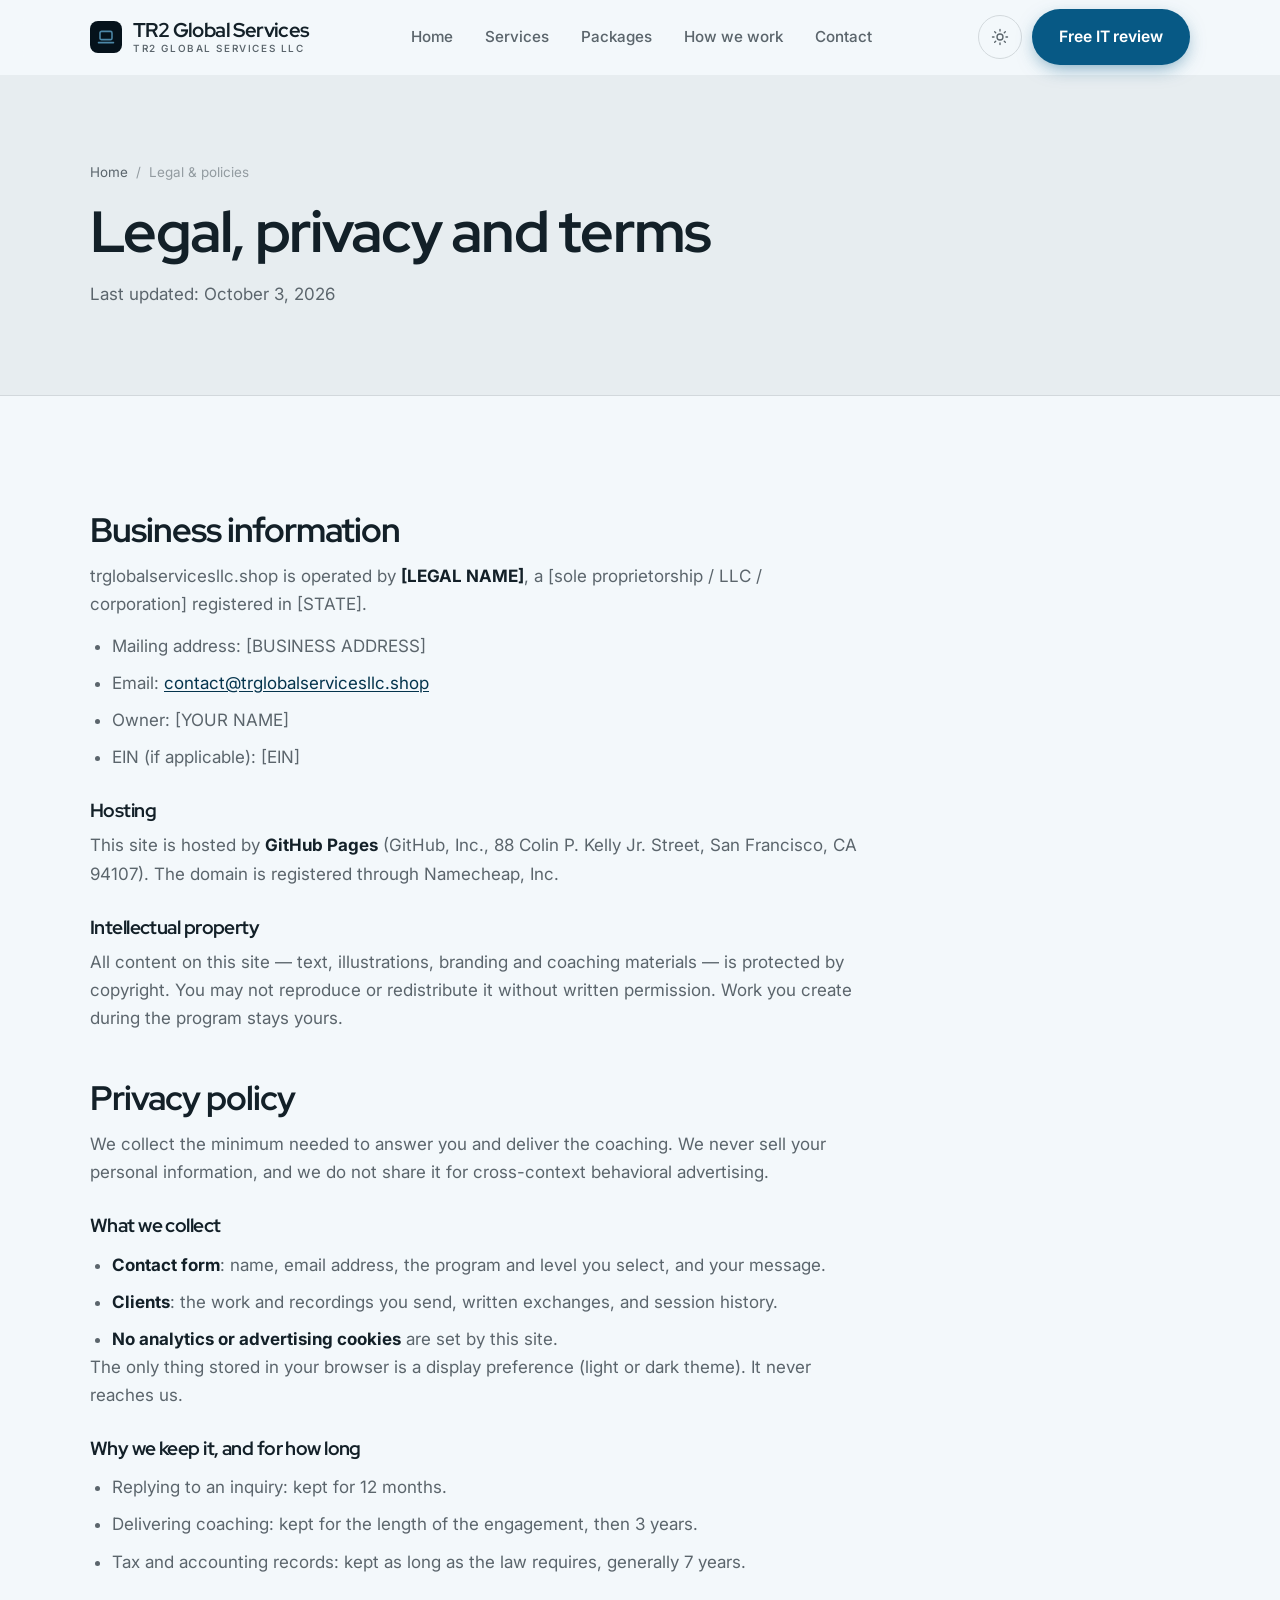
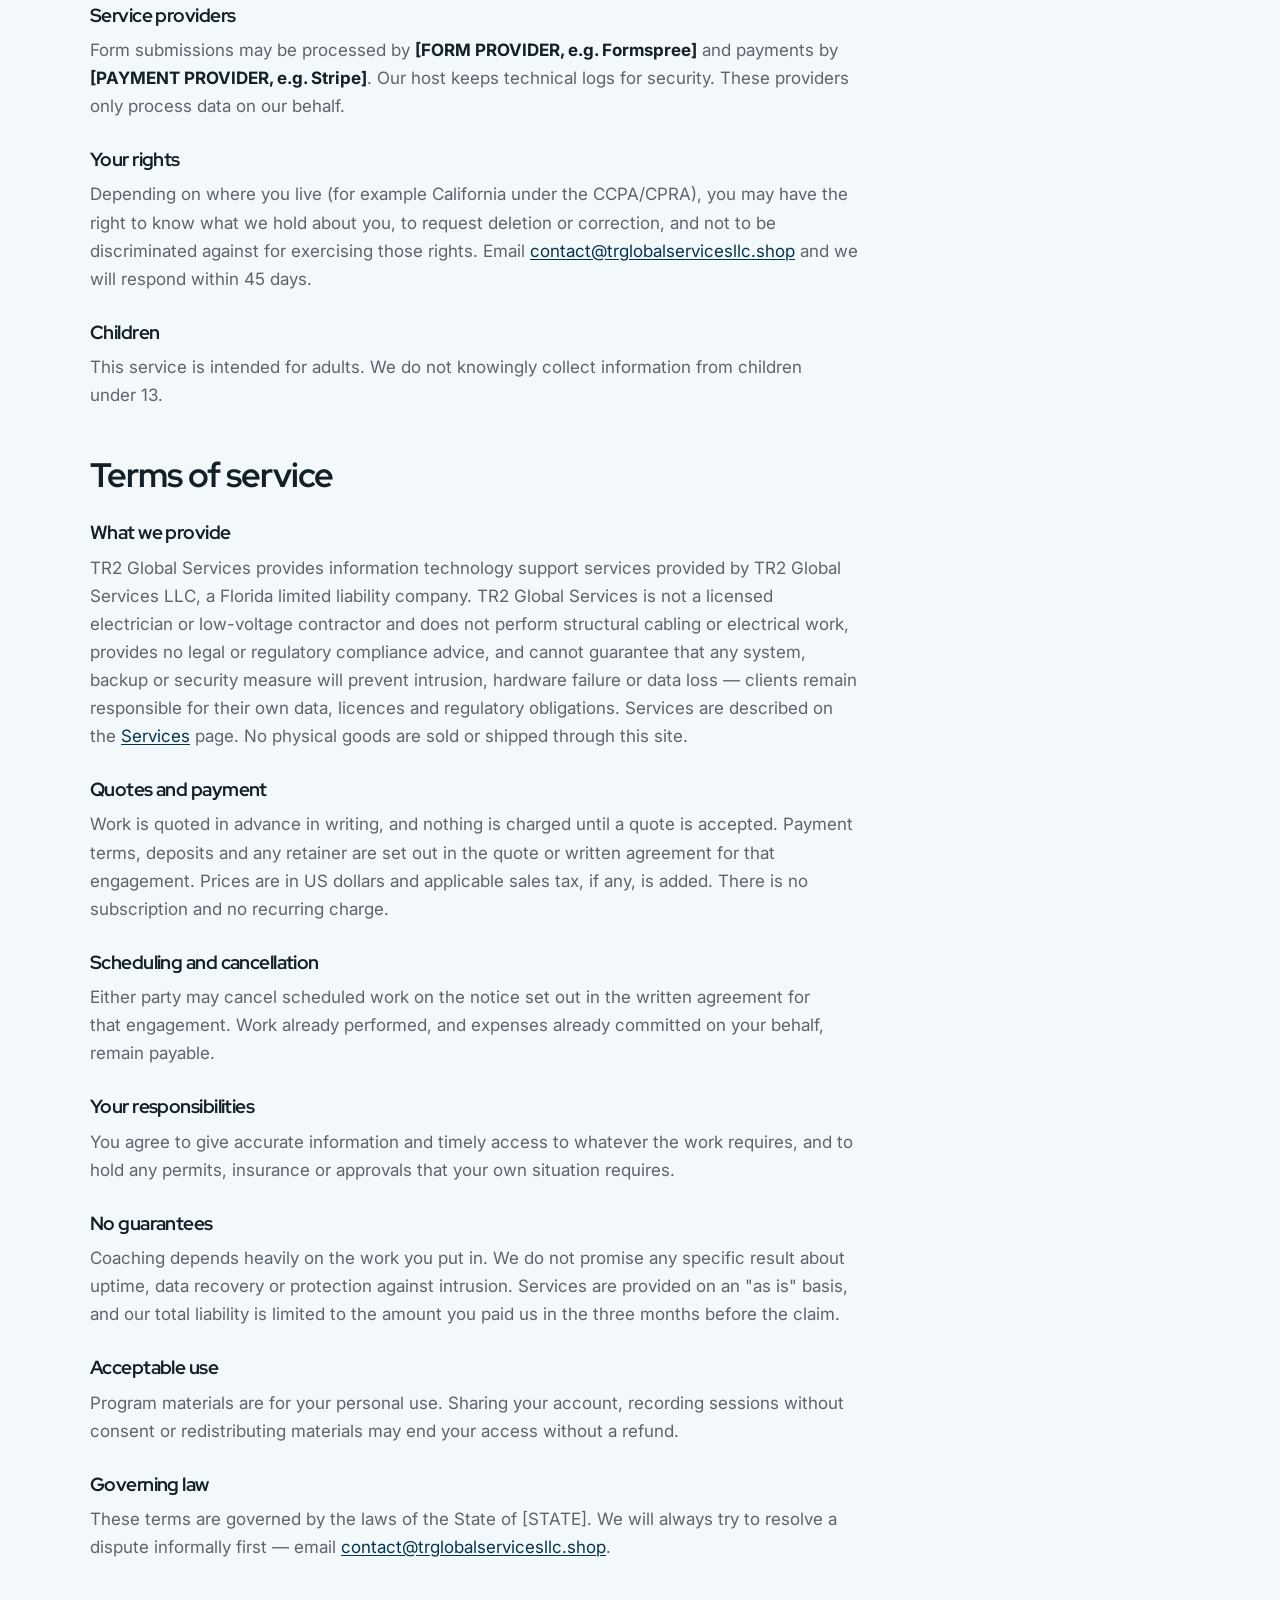
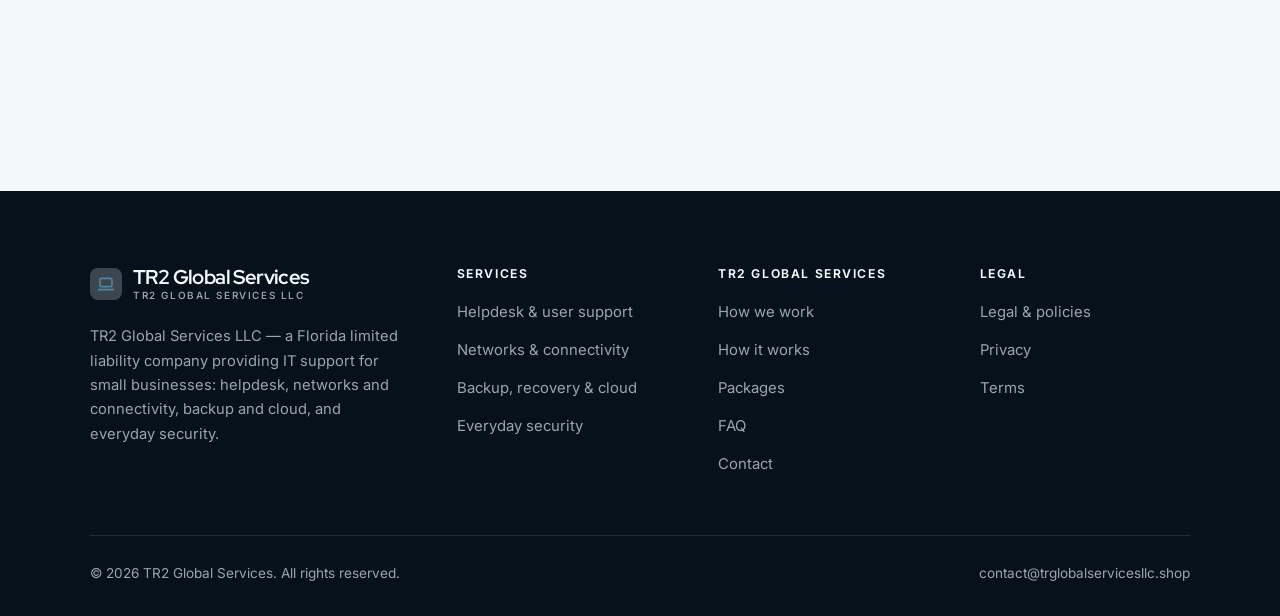
<file: legal.html>
<!DOCTYPE html>
<html lang="en" class="no-js">
<head>
<meta charset="utf-8">
<meta name="viewport" content="width=device-width, initial-scale=1">
<title>Legal, privacy and terms — TR2 Global Services</title>
<meta name="description" content="Business information, privacy policy and terms of service for TR2 Global Services.">
<meta name="robots" content="noindex">

<meta property="og:type" content="website">
<meta property="og:url" content="https://trglobalservicesllc.shop/legal.html">
<meta property="og:site_name" content="TR2 Global Services">
<meta property="og:locale" content="en_US">
<meta property="og:title" content="Legal, privacy and terms — TR2 Global Services">
<meta property="og:description" content="Business information, privacy policy and terms of service for TR2 Global Services.">
<meta name="theme-color" content="#05121b">

<link rel="icon" href="assets/img/favicon.svg" type="image/svg+xml">
<link rel="preconnect" href="https://fonts.googleapis.com">
<link rel="preconnect" href="https://fonts.gstatic.com" crossorigin>
<link rel="stylesheet" href="https://fonts.googleapis.com/css2?family=Red+Hat+Display:wght@400..700&family=Inter:wght@400..700&display=swap">
<link rel="stylesheet" href="assets/css/style.css">

<!-- Thème appliqué avant le premier rendu (évite le flash) -->
<script>
document.documentElement.classList.remove('no-js');
(function(){try{var t=localStorage.getItem('site-theme');if(t){document.documentElement.setAttribute('data-theme',t);}}catch(e){}})();
</script>
</head>

<body>
<a class="skip-link" href="#main">Skip to main content</a>

<header class="site-header">
  <nav class="wrap nav" aria-label="Main navigation">
    <a class="brand" href="index.html">
      <svg class="brand__mark" viewBox="0 0 64 64" aria-hidden="true">
        <rect class="bm-bg" width="64" height="64" rx="16"/>
        <g class="bm-ic" transform="translate(14 14) scale(1.5)" fill="none" stroke-width="2.1" stroke-linecap="round" stroke-linejoin="round"><rect x="4" y="4.5" width="16" height="11" rx="2"/><path d="M2 19.5h20"/></g>
      </svg>
      <span>TR2 Global Services<span class="brand__sub">TR2 Global Services LLC</span></span>
    </a>

    <ul class="nav__links" id="nav-links">
      <li><a href="index.html">Home</a></li>
      <li><a href="programs.html">Services</a></li>
      <li><a href="index.html#pricing">Packages</a></li>
      <li><a href="about.html">How we work</a></li>
      <li><a href="contact.html">Contact</a></li>
      <li><a class="btn btn--primary" href="contact.html">Free IT review</a></li>
    </ul>

    <div class="nav__cta">
      <button class="theme-toggle" type="button" aria-label="Switch to dark theme">
        <svg class="icon-sun" viewBox="0 0 24 24" fill="none" stroke="currentColor" stroke-width="1.8" stroke-linecap="round" aria-hidden="true"><circle cx="12" cy="12" r="4"/><path d="M12 2v2m0 16v2M2 12h2m16 0h2M4.9 4.9l1.4 1.4m11.4 11.4 1.4 1.4M19.1 4.9l-1.4 1.4M6.3 17.7l-1.4 1.4"/></svg>
        <svg class="icon-moon" viewBox="0 0 24 24" fill="none" stroke="currentColor" stroke-width="1.8" stroke-linecap="round" stroke-linejoin="round" aria-hidden="true"><path d="M21 12.8A9 9 0 1 1 11.2 3a7 7 0 0 0 9.8 9.8z"/></svg>
      </button>
      <a class="btn btn--primary" href="contact.html">Free IT review</a>
      <button class="nav__toggle" type="button" aria-expanded="false" aria-controls="nav-links" aria-label="Open menu">
        <svg class="icon-open" viewBox="0 0 24 24" fill="none" stroke="currentColor" stroke-width="2" stroke-linecap="round" aria-hidden="true"><path d="M3 6h18M3 12h18M3 18h18"/></svg>
        <svg class="icon-close" viewBox="0 0 24 24" fill="none" stroke="currentColor" stroke-width="2" stroke-linecap="round" aria-hidden="true"><path d="M6 6l12 12M18 6L6 18"/></svg>
      </button>
    </div>
  </nav>
</header>

<main id="main">

<section class="page-head">
  <div class="wrap">
    <nav class="breadcrumb" aria-label="Breadcrumb">
      <a href="index.html">Home</a><span>/</span><span aria-current="page">Legal &amp; policies</span>
    </nav>
    <h1>Legal, privacy and terms</h1>
    <p>Last updated: <time datetime="2026-10-03">October 3, 2026</time></p>
  </div>
</section>

<section class="section wrap">
  <div class="prose">

    <!--
      TO DO: this is a skeleton, not legal advice. Replace every [BRACKET] with
      your real details before selling, and have a lawyer review it if you can.
      Consumer protection rules differ by state.
    -->

    <h2 id="business">Business information</h2>
    <p>
      trglobalservicesllc.shop is operated by <strong>[LEGAL NAME]</strong>, a [sole proprietorship / LLC / corporation]
      registered in [STATE].
    </p>
    <ul>
      <li>Mailing address: [BUSINESS ADDRESS]</li>
      <li>Email: <a href="mailto:contact@trglobalservicesllc.shop">contact@trglobalservicesllc.shop</a></li>
      <li>Owner: [YOUR NAME]</li>
      <li>EIN (if applicable): [EIN]</li>
    </ul>

    <h3>Hosting</h3>
    <p>
      This site is hosted by <strong>GitHub Pages</strong> (GitHub, Inc., 88 Colin P. Kelly Jr. Street,
      San Francisco, CA 94107). The domain is registered through Namecheap, Inc.
    </p>

    <h3>Intellectual property</h3>
    <p>
      All content on this site — text, illustrations, branding and coaching materials — is protected by
      copyright. You may not reproduce or redistribute it without written permission. Work you create during
      the program stays yours.
    </p>

    <h2 id="privacy">Privacy policy</h2>
    <p>
      We collect the minimum needed to answer you and deliver the coaching. We never sell your personal
      information, and we do not share it for cross-context behavioral advertising.
    </p>
    <h3>What we collect</h3>
    <ul>
      <li><strong>Contact form</strong>: name, email address, the program and level you select, and your message.</li>
      <li><strong>Clients</strong>: the work and recordings you send, written exchanges, and session history.</li>
      <li><strong>No analytics or advertising cookies</strong> are set by this site.</li>
    </ul>
    <p>
      The only thing stored in your browser is a display preference (light or dark theme). It never reaches us.
    </p>
    <h3>Why we keep it, and for how long</h3>
    <ul>
      <li>Replying to an inquiry: kept for 12 months.</li>
      <li>Delivering coaching: kept for the length of the engagement, then 3 years.</li>
      <li>Tax and accounting records: kept as long as the law requires, generally 7 years.</li>
    </ul>
    <h3>Service providers</h3>
    <p>
      Form submissions may be processed by <strong>[FORM PROVIDER, e.g. Formspree]</strong> and payments by
      <strong>[PAYMENT PROVIDER, e.g. Stripe]</strong>. Our host keeps technical logs for security. These
      providers only process data on our behalf.
    </p>
    <h3>Your rights</h3>
    <p>
      Depending on where you live (for example California under the CCPA/CPRA), you may have the right to
      know what we hold about you, to request deletion or correction, and not to be discriminated against for
      exercising those rights. Email <a href="mailto:contact@trglobalservicesllc.shop">contact@trglobalservicesllc.shop</a> and we will respond within 45 days.
    </p>
    <h3>Children</h3>
    <p>
      This service is intended for adults. We do not knowingly collect information from children under 13.
    </p>

    <h2 id="terms">Terms of service</h2>
    <h3>What we provide</h3>
    <p>
      TR2 Global Services provides information technology support services provided by TR2 Global Services LLC, a Florida limited liability company. TR2 Global Services is not a licensed electrician or low-voltage contractor and does not perform structural cabling or electrical work, provides no legal or regulatory compliance advice, and cannot guarantee that any system, backup or security measure will prevent intrusion, hardware failure or data loss — clients remain responsible for their own data, licences and regulatory obligations. Services are described on the
      <a href="programs.html">Services</a> page. No physical goods are sold or shipped through this site.
    </p>
    <h3>Quotes and payment</h3>
    <p>
      Work is quoted in advance in writing, and nothing is charged until a quote is accepted. Payment terms,
      deposits and any retainer are set out in the quote or written agreement for that engagement. Prices are in
      US dollars and applicable sales tax, if any, is added. There is no subscription and no recurring charge.
    </p>
    <h3>Scheduling and cancellation</h3>
    <p>
      Either party may cancel scheduled work on the notice set out in the written agreement for that engagement.
      Work already performed, and expenses already committed on your behalf, remain payable.
    </p>
    <h3>Your responsibilities</h3>
    <p>
      You agree to give accurate information and timely access to whatever the work requires, and to hold any
      permits, insurance or approvals that your own situation requires.
    </p>

    <h3>No guarantees</h3>
    <p>
      Coaching depends heavily on the work you put in. We do not promise any specific result
      about uptime, data recovery or protection against intrusion. Services are provided on an "as is" basis, and our total
      liability is limited to the amount you paid us in the three months before the claim.
    </p>
    <h3>Acceptable use</h3>
    <p>
      Program materials are for your personal use. Sharing your account, recording sessions without consent
      or redistributing materials may end your access without a refund.
    </p>
    <h3>Governing law</h3>
    <p>
      These terms are governed by the laws of the State of [STATE]. We will always try to resolve a dispute
      informally first — email <a href="mailto:contact@trglobalservicesllc.shop">contact@trglobalservicesllc.shop</a>.
    </p>

  </div>
</section>

</main>

<footer class="site-footer">
  <div class="wrap">
    <div class="footer__grid">
      <div class="footer__brand">
        <a class="brand" href="index.html">
          <svg class="brand__mark" viewBox="0 0 64 64" aria-hidden="true">
        <rect class="bm-bg" width="64" height="64" rx="16"/>
        <g class="bm-ic" transform="translate(14 14) scale(1.5)" fill="none" stroke-width="2.1" stroke-linecap="round" stroke-linejoin="round"><rect x="4" y="4.5" width="16" height="11" rx="2"/><path d="M2 19.5h20"/></g>
      </svg>
          <span>TR2 Global Services<span class="brand__sub">TR2 Global Services LLC</span></span>
        </a>
        <p>TR2 Global Services LLC — a Florida limited liability company providing IT support for small businesses: helpdesk, networks and connectivity, backup and cloud, and everyday security.</p>
      </div>

      <div class="footer__col">
        <h4>Services</h4>
        <ul>
          <li><a href="programs.html#helpdesk">Helpdesk &amp; user support</a></li>
          <li><a href="programs.html#network">Networks &amp; connectivity</a></li>
          <li><a href="programs.html#backup">Backup, recovery &amp; cloud</a></li>
          <li><a href="programs.html#security">Everyday security</a></li>
        </ul>
      </div>

      <div class="footer__col">
        <h4>TR2 Global Services</h4>
        <ul>
          <li><a href="about.html">How we work</a></li>
          <li><a href="index.html#how-it-works">How it works</a></li>
          <li><a href="index.html#pricing">Packages</a></li>
          <li><a href="index.html#faq">FAQ</a></li>
          <li><a href="contact.html">Contact</a></li>
        </ul>
      </div>

      <div class="footer__col">
        <h4>Legal</h4>
        <ul>
          <li><a href="legal.html">Legal &amp; policies</a></li>
          <li><a href="legal.html#privacy">Privacy</a></li>
          <li><a href="legal.html#terms">Terms</a></li>
        </ul>
      </div>
    </div>

    <div class="footer__bottom">
      <p>© <span data-year>2026</span> TR2 Global Services. All rights reserved.</p>
      <p><a href="mailto:contact@trglobalservicesllc.shop">contact@trglobalservicesllc.shop</a></p>
    </div>
  </div>
</footer>

<script src="assets/js/main.js" defer></script>
</body>
</html>
</file>
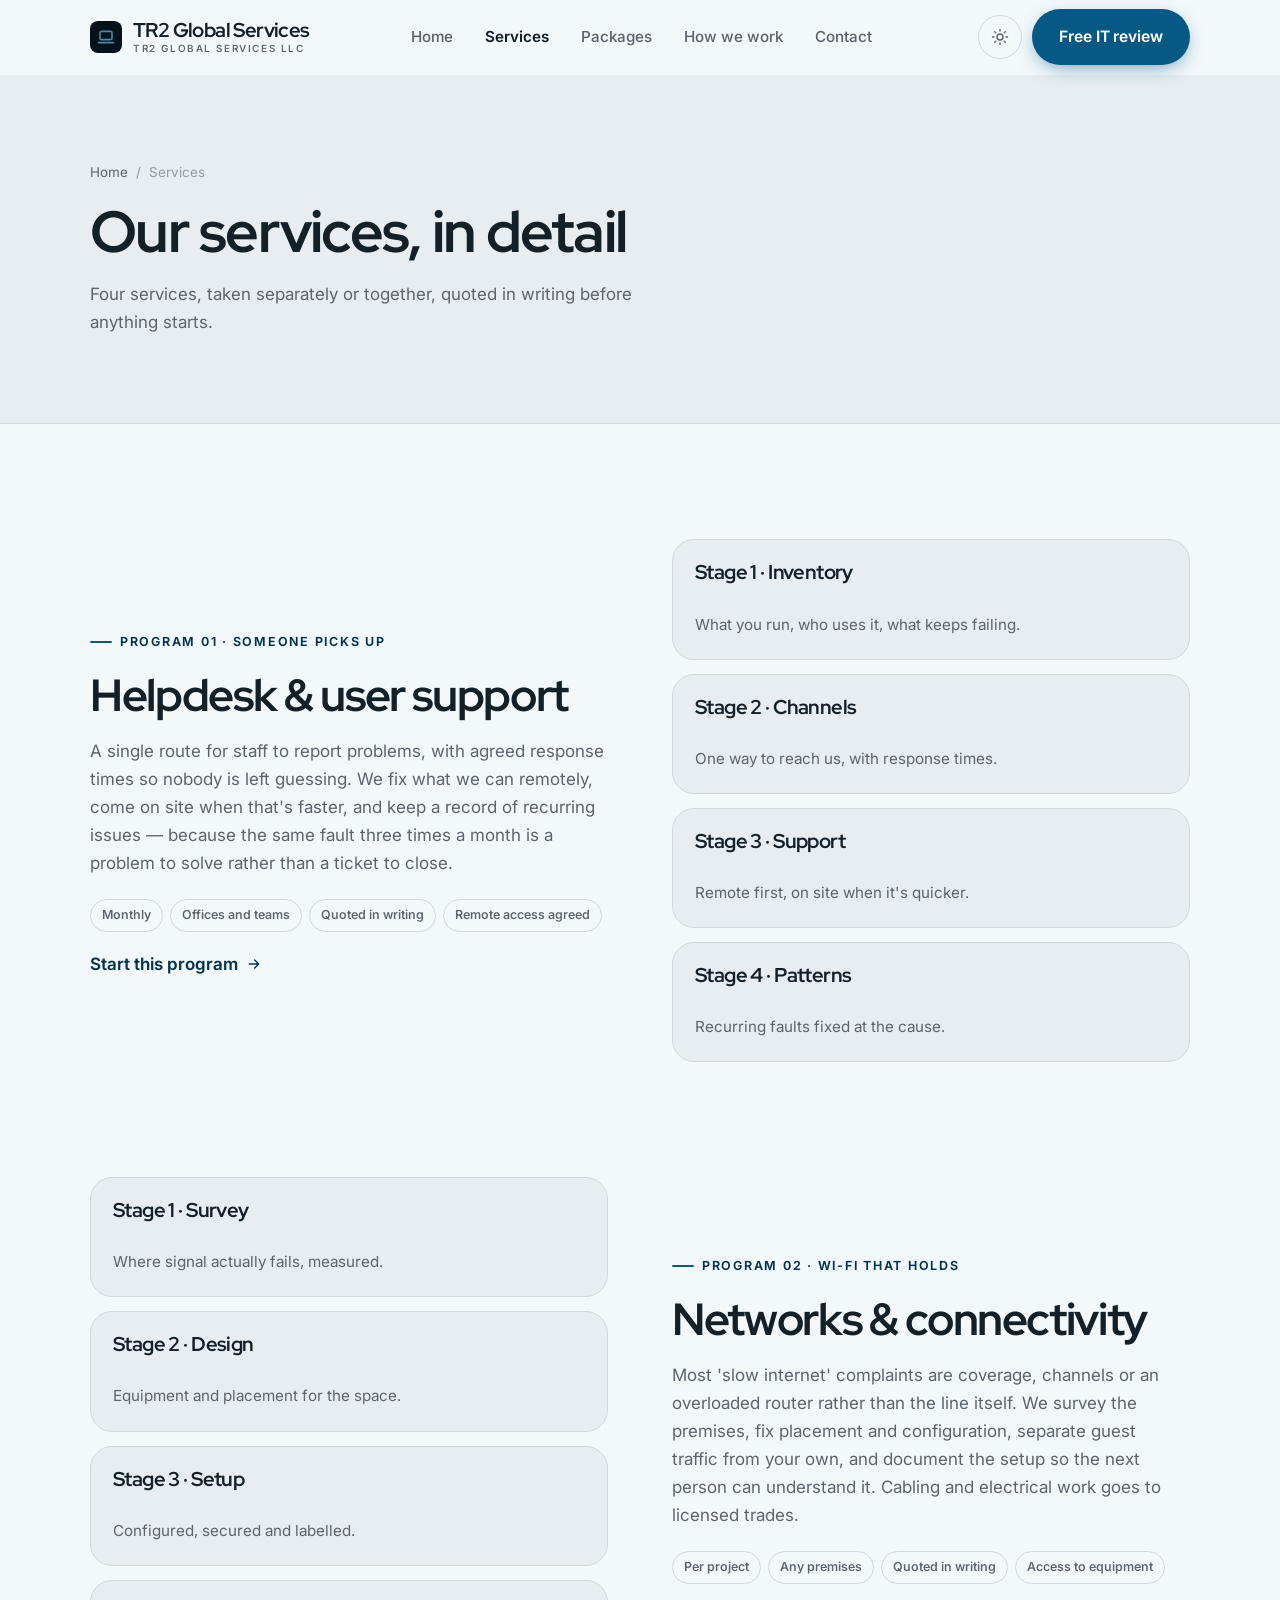
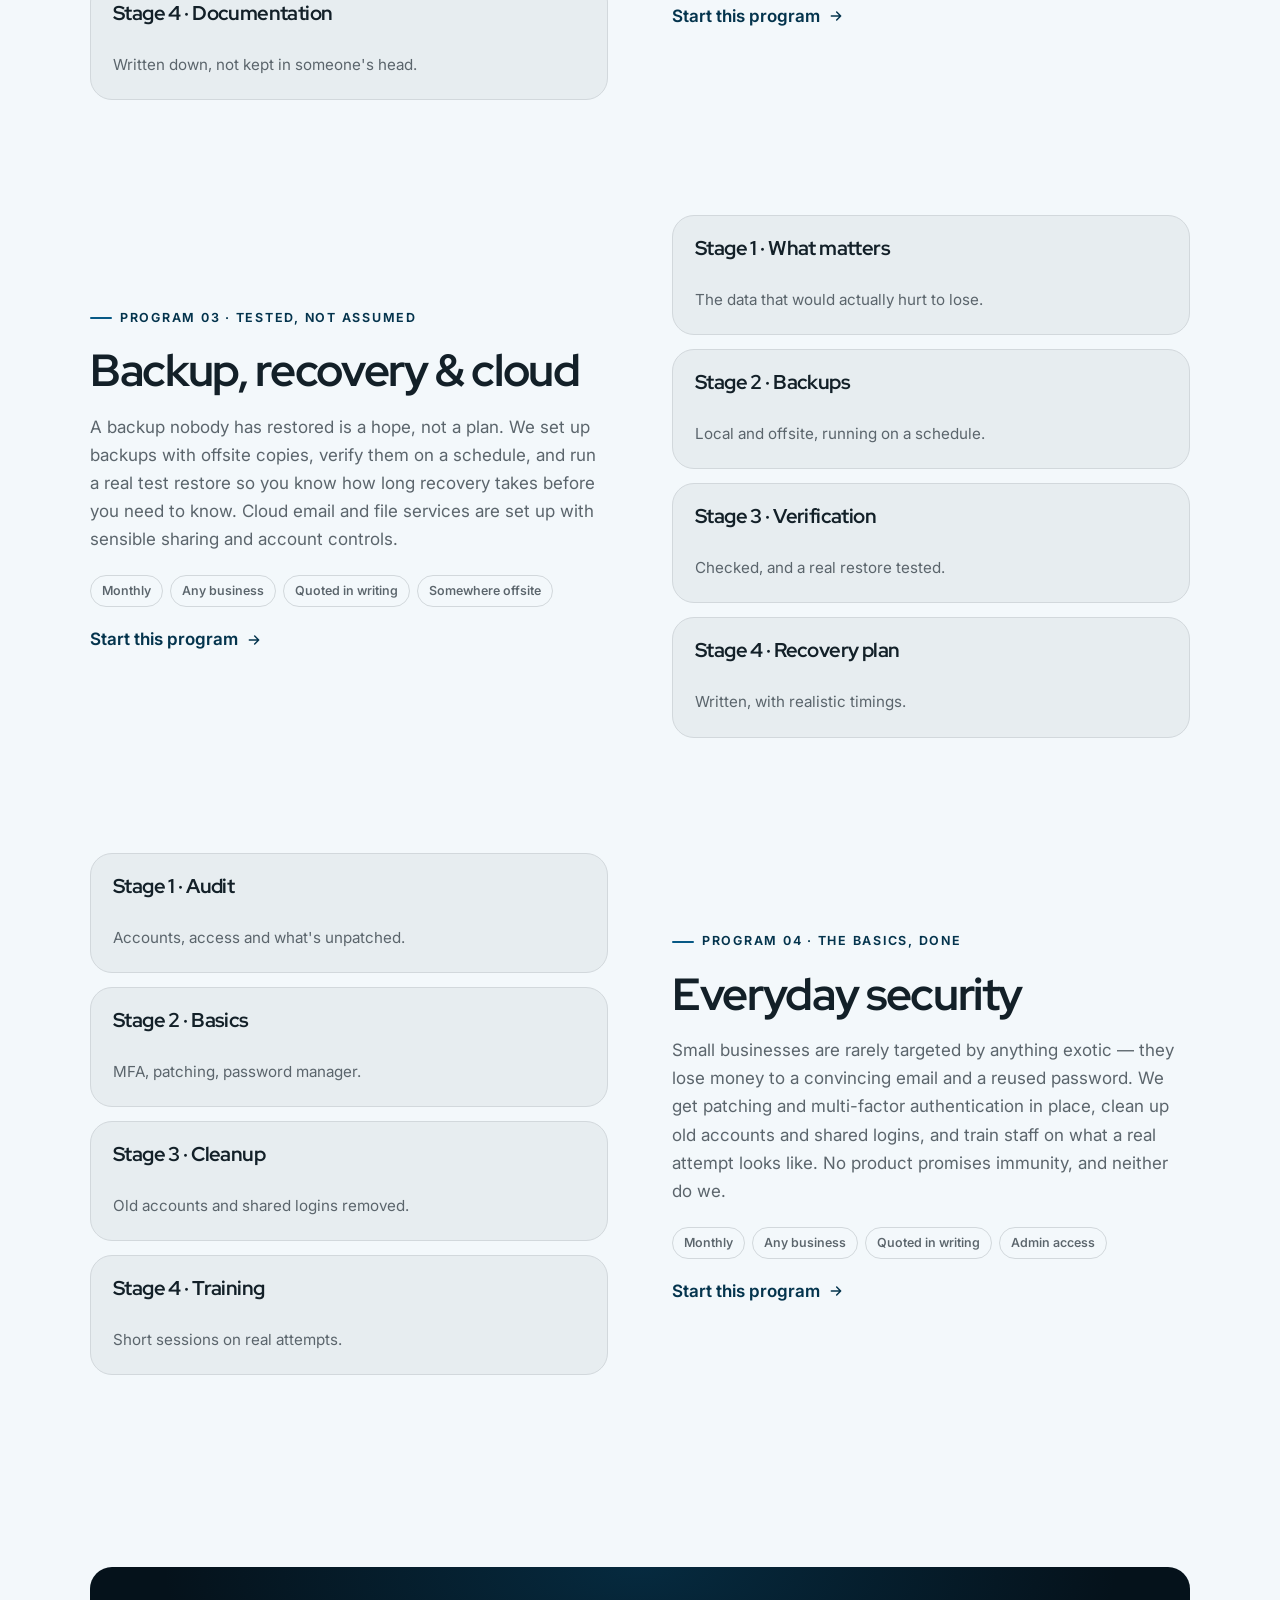
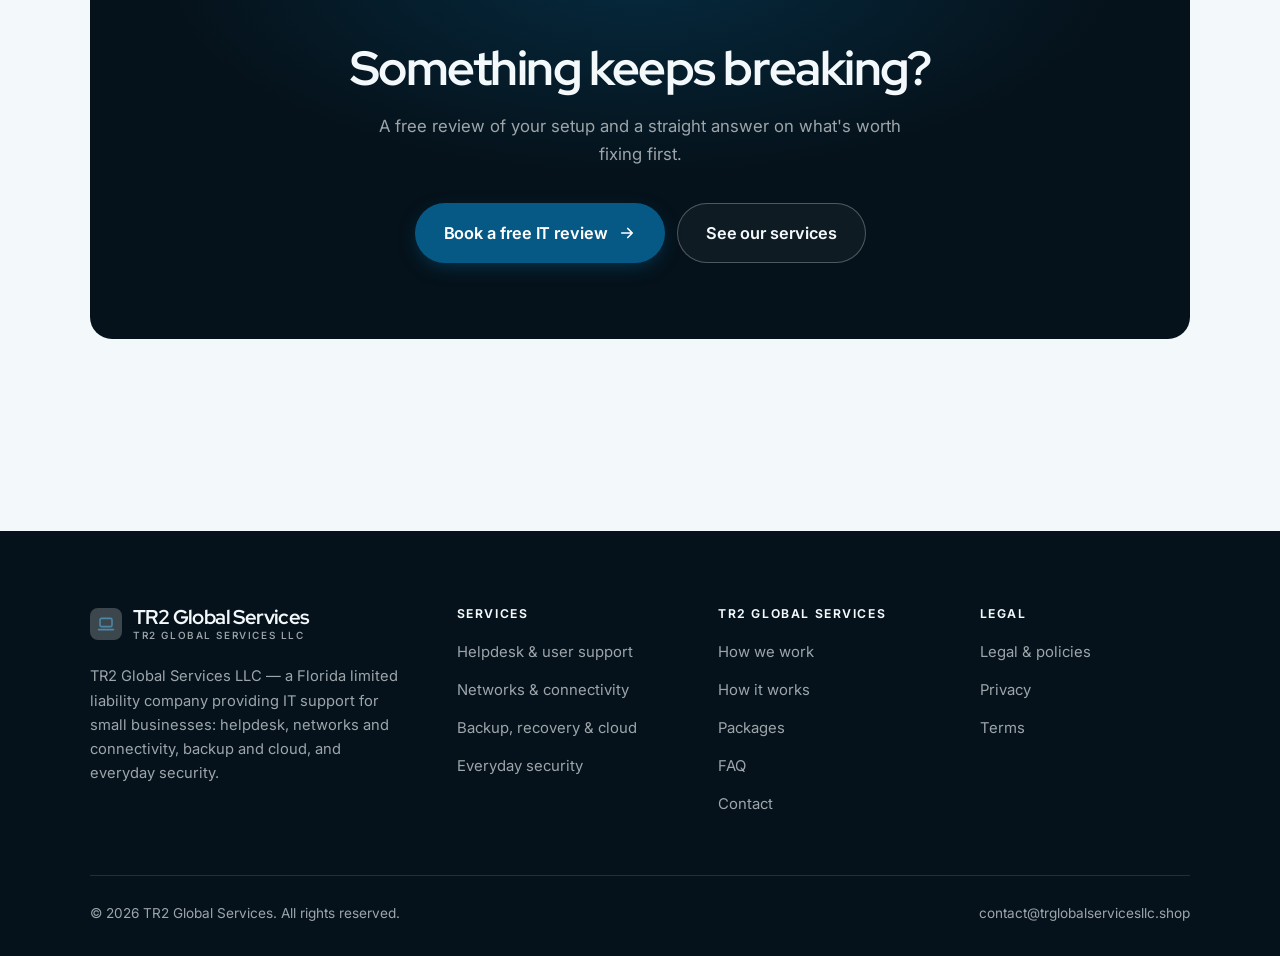
<file: programs.html>
<!DOCTYPE html>
<html lang="en" class="no-js">
<head>
<meta charset="utf-8">
<meta name="viewport" content="width=device-width, initial-scale=1">
<title>Services — TR2 Global Services</title>
<meta name="description" content="Services of TR2 Global Services LLC: helpdesk and user support, networks and connectivity, backup, recovery and cloud, everyday security.">
<link rel="canonical" href="https://trglobalservicesllc.shop/programs.html">

<meta property="og:type" content="website">
<meta property="og:url" content="https://trglobalservicesllc.shop/programs.html">
<meta property="og:site_name" content="TR2 Global Services">
<meta property="og:locale" content="en_US">
<meta property="og:title" content="Services — TR2 Global Services">
<meta property="og:description" content="Services of TR2 Global Services LLC: helpdesk and user support, networks and connectivity, backup, recovery and cloud, everyday security.">
<meta name="theme-color" content="#05121b">

<link rel="icon" href="assets/img/favicon.svg" type="image/svg+xml">
<link rel="preconnect" href="https://fonts.googleapis.com">
<link rel="preconnect" href="https://fonts.gstatic.com" crossorigin>
<link rel="stylesheet" href="https://fonts.googleapis.com/css2?family=Red+Hat+Display:wght@400..700&family=Inter:wght@400..700&display=swap">
<link rel="stylesheet" href="assets/css/style.css">

<!-- Thème appliqué avant le premier rendu (évite le flash) -->
<script>
document.documentElement.classList.remove('no-js');
(function(){try{var t=localStorage.getItem('site-theme');if(t){document.documentElement.setAttribute('data-theme',t);}}catch(e){}})();
</script>
</head>

<body>
<a class="skip-link" href="#main">Skip to main content</a>

<header class="site-header">
  <nav class="wrap nav" aria-label="Main navigation">
    <a class="brand" href="index.html">
      <svg class="brand__mark" viewBox="0 0 64 64" aria-hidden="true">
        <rect class="bm-bg" width="64" height="64" rx="16"/>
        <g class="bm-ic" transform="translate(14 14) scale(1.5)" fill="none" stroke-width="2.1" stroke-linecap="round" stroke-linejoin="round"><rect x="4" y="4.5" width="16" height="11" rx="2"/><path d="M2 19.5h20"/></g>
      </svg>
      <span>TR2 Global Services<span class="brand__sub">TR2 Global Services LLC</span></span>
    </a>

    <ul class="nav__links" id="nav-links">
      <li><a href="index.html">Home</a></li>
      <li><a href="programs.html" aria-current="page">Services</a></li>
      <li><a href="index.html#pricing">Packages</a></li>
      <li><a href="about.html">How we work</a></li>
      <li><a href="contact.html">Contact</a></li>
      <li><a class="btn btn--primary" href="contact.html">Free IT review</a></li>
    </ul>

    <div class="nav__cta">
      <button class="theme-toggle" type="button" aria-label="Switch to dark theme">
        <svg class="icon-sun" viewBox="0 0 24 24" fill="none" stroke="currentColor" stroke-width="1.8" stroke-linecap="round" aria-hidden="true"><circle cx="12" cy="12" r="4"/><path d="M12 2v2m0 16v2M2 12h2m16 0h2M4.9 4.9l1.4 1.4m11.4 11.4 1.4 1.4M19.1 4.9l-1.4 1.4M6.3 17.7l-1.4 1.4"/></svg>
        <svg class="icon-moon" viewBox="0 0 24 24" fill="none" stroke="currentColor" stroke-width="1.8" stroke-linecap="round" stroke-linejoin="round" aria-hidden="true"><path d="M21 12.8A9 9 0 1 1 11.2 3a7 7 0 0 0 9.8 9.8z"/></svg>
      </button>
      <a class="btn btn--primary" href="contact.html">Free IT review</a>
      <button class="nav__toggle" type="button" aria-expanded="false" aria-controls="nav-links" aria-label="Open menu">
        <svg class="icon-open" viewBox="0 0 24 24" fill="none" stroke="currentColor" stroke-width="2" stroke-linecap="round" aria-hidden="true"><path d="M3 6h18M3 12h18M3 18h18"/></svg>
        <svg class="icon-close" viewBox="0 0 24 24" fill="none" stroke="currentColor" stroke-width="2" stroke-linecap="round" aria-hidden="true"><path d="M6 6l12 12M18 6L6 18"/></svg>
      </button>
    </div>
  </nav>
</header>

<main id="main">

<section class="page-head">
  <div class="wrap">
    <nav class="breadcrumb" aria-label="Breadcrumb">
      <a href="index.html">Home</a><span>/</span><span aria-current="page">Services</span>
    </nav>
    <h1>Our services, in detail</h1>
    <p>Four services, taken separately or together, quoted in writing before anything starts.</p>
  </div>
</section>

<section class="section wrap" id="helpdesk">
  <div class="split reveal">
    <div>
      <span class="eyebrow">Program 01 · Someone picks up</span>
      <h2>Helpdesk &amp; user support</h2>
      <p>A single route for staff to report problems, with agreed response times so nobody is left guessing. We fix what we can remotely, come on site when that's faster, and keep a record of recurring issues — because the same fault three times a month is a problem to solve rather than a ticket to close.</p>
      <ul class="tags"><li>Monthly</li><li>Offices and teams</li><li>Quoted in writing</li><li>Remote access agreed</li></ul>
      <p><a class="arrow-link" href="contact.html">Start this program <svg viewBox="0 0 24 24" fill="none" stroke="currentColor" stroke-width="2.2" stroke-linecap="round" stroke-linejoin="round" aria-hidden="true"><path d="M5 12h14M13 6l6 6-6 6"/></svg></a></p>
    </div>
    <div class="grid grid--2 grid--tight">
      <article class="card card--sm">
        <h3>Stage 1 · Inventory</h3>
        <p>What you run, who uses it, what keeps failing.</p>
      </article>
      <article class="card card--sm">
        <h3>Stage 2 · Channels</h3>
        <p>One way to reach us, with response times.</p>
      </article>
      <article class="card card--sm">
        <h3>Stage 3 · Support</h3>
        <p>Remote first, on site when it's quicker.</p>
      </article>
      <article class="card card--sm">
        <h3>Stage 4 · Patterns</h3>
        <p>Recurring faults fixed at the cause.</p>
      </article>
    </div>
  </div>
</section>

<section class="section section--flush wrap" id="network">
  <div class="split reveal">
    <div class="grid grid--2 grid--tight">
      <article class="card card--sm">
        <h3>Stage 1 · Survey</h3>
        <p>Where signal actually fails, measured.</p>
      </article>
      <article class="card card--sm">
        <h3>Stage 2 · Design</h3>
        <p>Equipment and placement for the space.</p>
      </article>
      <article class="card card--sm">
        <h3>Stage 3 · Setup</h3>
        <p>Configured, secured and labelled.</p>
      </article>
      <article class="card card--sm">
        <h3>Stage 4 · Documentation</h3>
        <p>Written down, not kept in someone's head.</p>
      </article>
    </div>
    <div>
      <span class="eyebrow">Program 02 · Wi-Fi that holds</span>
      <h2>Networks &amp; connectivity</h2>
      <p>Most 'slow internet' complaints are coverage, channels or an overloaded router rather than the line itself. We survey the premises, fix placement and configuration, separate guest traffic from your own, and document the setup so the next person can understand it. Cabling and electrical work goes to licensed trades.</p>
      <ul class="tags"><li>Per project</li><li>Any premises</li><li>Quoted in writing</li><li>Access to equipment</li></ul>
      <p><a class="arrow-link" href="contact.html">Start this program <svg viewBox="0 0 24 24" fill="none" stroke="currentColor" stroke-width="2.2" stroke-linecap="round" stroke-linejoin="round" aria-hidden="true"><path d="M5 12h14M13 6l6 6-6 6"/></svg></a></p>
    </div>
  </div>
</section>

<section class="section section--flush wrap" id="backup">
  <div class="split reveal">
    <div>
      <span class="eyebrow">Program 03 · Tested, not assumed</span>
      <h2>Backup, recovery &amp; cloud</h2>
      <p>A backup nobody has restored is a hope, not a plan. We set up backups with offsite copies, verify them on a schedule, and run a real test restore so you know how long recovery takes before you need to know. Cloud email and file services are set up with sensible sharing and account controls.</p>
      <ul class="tags"><li>Monthly</li><li>Any business</li><li>Quoted in writing</li><li>Somewhere offsite</li></ul>
      <p><a class="arrow-link" href="contact.html">Start this program <svg viewBox="0 0 24 24" fill="none" stroke="currentColor" stroke-width="2.2" stroke-linecap="round" stroke-linejoin="round" aria-hidden="true"><path d="M5 12h14M13 6l6 6-6 6"/></svg></a></p>
    </div>
    <div class="grid grid--2 grid--tight">
      <article class="card card--sm">
        <h3>Stage 1 · What matters</h3>
        <p>The data that would actually hurt to lose.</p>
      </article>
      <article class="card card--sm">
        <h3>Stage 2 · Backups</h3>
        <p>Local and offsite, running on a schedule.</p>
      </article>
      <article class="card card--sm">
        <h3>Stage 3 · Verification</h3>
        <p>Checked, and a real restore tested.</p>
      </article>
      <article class="card card--sm">
        <h3>Stage 4 · Recovery plan</h3>
        <p>Written, with realistic timings.</p>
      </article>
    </div>
  </div>
</section>

<section class="section section--flush wrap" id="security">
  <div class="split reveal">
    <div class="grid grid--2 grid--tight">
      <article class="card card--sm">
        <h3>Stage 1 · Audit</h3>
        <p>Accounts, access and what's unpatched.</p>
      </article>
      <article class="card card--sm">
        <h3>Stage 2 · Basics</h3>
        <p>MFA, patching, password manager.</p>
      </article>
      <article class="card card--sm">
        <h3>Stage 3 · Cleanup</h3>
        <p>Old accounts and shared logins removed.</p>
      </article>
      <article class="card card--sm">
        <h3>Stage 4 · Training</h3>
        <p>Short sessions on real attempts.</p>
      </article>
    </div>
    <div>
      <span class="eyebrow">Program 04 · The basics, done</span>
      <h2>Everyday security</h2>
      <p>Small businesses are rarely targeted by anything exotic — they lose money to a convincing email and a reused password. We get patching and multi-factor authentication in place, clean up old accounts and shared logins, and train staff on what a real attempt looks like. No product promises immunity, and neither do we.</p>
      <ul class="tags"><li>Monthly</li><li>Any business</li><li>Quoted in writing</li><li>Admin access</li></ul>
      <p><a class="arrow-link" href="contact.html">Start this program <svg viewBox="0 0 24 24" fill="none" stroke="currentColor" stroke-width="2.2" stroke-linecap="round" stroke-linejoin="round" aria-hidden="true"><path d="M5 12h14M13 6l6 6-6 6"/></svg></a></p>
    </div>
  </div>
</section>

<section class="wrap section--tight">
  <div class="cta-band reveal">
    <h2>Something keeps breaking?</h2>
    <p>A free review of your setup and a straight answer on what's worth fixing first.</p>
    <div class="hero__actions">
      <a class="btn btn--primary btn--lg" href="contact.html">Book a free IT review <svg viewBox="0 0 24 24" fill="none" stroke="currentColor" stroke-width="2.2" stroke-linecap="round" stroke-linejoin="round" aria-hidden="true"><path d="M5 12h14M13 6l6 6-6 6"/></svg></a>
      <a class="btn btn--on-dark btn--lg" href="programs.html">See our services</a>
    </div>
  </div>
</section>

</main>

<footer class="site-footer">
  <div class="wrap">
    <div class="footer__grid">
      <div class="footer__brand">
        <a class="brand" href="index.html">
          <svg class="brand__mark" viewBox="0 0 64 64" aria-hidden="true">
        <rect class="bm-bg" width="64" height="64" rx="16"/>
        <g class="bm-ic" transform="translate(14 14) scale(1.5)" fill="none" stroke-width="2.1" stroke-linecap="round" stroke-linejoin="round"><rect x="4" y="4.5" width="16" height="11" rx="2"/><path d="M2 19.5h20"/></g>
      </svg>
          <span>TR2 Global Services<span class="brand__sub">TR2 Global Services LLC</span></span>
        </a>
        <p>TR2 Global Services LLC — a Florida limited liability company providing IT support for small businesses: helpdesk, networks and connectivity, backup and cloud, and everyday security.</p>
      </div>

      <div class="footer__col">
        <h4>Services</h4>
        <ul>
          <li><a href="programs.html#helpdesk">Helpdesk &amp; user support</a></li>
          <li><a href="programs.html#network">Networks &amp; connectivity</a></li>
          <li><a href="programs.html#backup">Backup, recovery &amp; cloud</a></li>
          <li><a href="programs.html#security">Everyday security</a></li>
        </ul>
      </div>

      <div class="footer__col">
        <h4>TR2 Global Services</h4>
        <ul>
          <li><a href="about.html">How we work</a></li>
          <li><a href="index.html#how-it-works">How it works</a></li>
          <li><a href="index.html#pricing">Packages</a></li>
          <li><a href="index.html#faq">FAQ</a></li>
          <li><a href="contact.html">Contact</a></li>
        </ul>
      </div>

      <div class="footer__col">
        <h4>Legal</h4>
        <ul>
          <li><a href="legal.html">Legal &amp; policies</a></li>
          <li><a href="legal.html#privacy">Privacy</a></li>
          <li><a href="legal.html#terms">Terms</a></li>
        </ul>
      </div>
    </div>

    <div class="footer__bottom">
      <p>© <span data-year>2026</span> TR2 Global Services. All rights reserved.</p>
      <p><a href="mailto:contact@trglobalservicesllc.shop">contact@trglobalservicesllc.shop</a></p>
    </div>
  </div>
</footer>

<script src="assets/js/main.js" defer></script>
</body>
</html>
</file>
<file: assets/css/style.css>
/* TR2 Global Services — couleurs et polices de la marque.
   Modifier ces valeurs suffit à changer l'identité visuelle de tout le site. */
:root {
  --c-accent:    #075985;
  --c-on-accent: #ffffff;
  --c-ink:       #05121b;
  --c-paper:     #f3f8fb;

  --accent-ink-light: color-mix(in srgb, var(--c-accent) 58%, black);
  --accent-on-dark:   color-mix(in srgb, var(--c-accent) 72%, white);

  --font-display: "Red Hat Display", system-ui, -apple-system, "Segoe UI", sans-serif;
  --font-body: "Inter", system-ui, -apple-system, "Segoe UI", sans-serif;
  --display-weight: 700;
  --display-tracking: -.03em;
}

/* ==========================================================================
   Feuille de style commune aux sites de coaching
   Les couleurs de marque (--c-accent, --c-on-accent, --c-ink, --c-paper) et
   les polices sont définies juste au-dessus, par site. Tout le reste en dérive.
   ========================================================================== */

/* --------------------------------------------------------------------------
   1. Tokens dérivés
   -------------------------------------------------------------------------- */

:root {
  /* Thème clair */
  --paper:      var(--c-paper);
  --paper-2:    color-mix(in srgb, var(--c-paper) 95%, var(--c-ink));
  --paper-3:    color-mix(in srgb, var(--c-paper) 89%, var(--c-ink));
  --line:       color-mix(in srgb, var(--c-paper) 86%, var(--c-ink));
  --text:       color-mix(in srgb, var(--c-ink) 94%, var(--c-paper));
  --muted:      color-mix(in srgb, var(--c-ink) 64%, var(--c-paper));
  --accent:     var(--c-accent);
  --accent-600: color-mix(in srgb, var(--c-accent) 86%, black);
  --accent-ink: var(--accent-ink-light);
  --on-accent:  var(--c-on-accent);
  --ink:        var(--c-ink);
  --ink-soft:   color-mix(in srgb, var(--c-ink) 90%, white);
  --on-ink:     var(--c-paper);
  --on-ink-mut: color-mix(in srgb, var(--c-paper) 64%, var(--c-ink));
  --brand-bg:   var(--c-ink);

  /* Rayons */
  --r-sm: 8px;
  --r-md: 14px;
  --r-lg: 22px;
  --r-full: 999px;

  /* Ombres */
  --sh-1: 0 1px 2px rgba(0, 0, 0, .05), 0 2px 8px rgba(0, 0, 0, .04);
  --sh-2: 0 2px 4px rgba(0, 0, 0, .05), 0 12px 32px rgba(0, 0, 0, .09);
  --sh-3: 0 4px 8px rgba(0, 0, 0, .06), 0 24px 56px rgba(0, 0, 0, .14);

  /* Rythme */
  --gutter: clamp(16px, 4vw, 40px);
  --maxw: 1180px;
  --section-y: clamp(64px, 9vw, 124px);

  --ease: cubic-bezier(.22, .61, .36, 1);
}

/* Thème sombre — suit le système, sauf si l'utilisateur a choisi « clair » */
@media (prefers-color-scheme: dark) {
  :root:not([data-theme="light"]) {
    --paper:      var(--c-ink);
    --paper-2:    color-mix(in srgb, var(--c-ink) 92%, white);
    --paper-3:    color-mix(in srgb, var(--c-ink) 86%, white);
    --line:       color-mix(in srgb, var(--c-ink) 80%, white);
    --text:       color-mix(in srgb, var(--c-paper) 94%, var(--c-ink));
    --muted:      color-mix(in srgb, var(--c-paper) 66%, var(--c-ink));
    --accent-ink: var(--accent-on-dark);
    --ink:        color-mix(in srgb, var(--c-ink) 72%, black);
    --brand-bg:   color-mix(in srgb, var(--c-ink) 80%, white);
    --sh-1: 0 1px 2px rgba(0, 0, 0, .4), 0 2px 8px rgba(0, 0, 0, .3);
    --sh-2: 0 2px 4px rgba(0, 0, 0, .4), 0 12px 32px rgba(0, 0, 0, .45);
    --sh-3: 0 4px 8px rgba(0, 0, 0, .45), 0 24px 56px rgba(0, 0, 0, .55);
  }
}

/* Thème sombre — choix explicite */
:root[data-theme="dark"] {
  --paper:      var(--c-ink);
  --paper-2:    color-mix(in srgb, var(--c-ink) 92%, white);
  --paper-3:    color-mix(in srgb, var(--c-ink) 86%, white);
  --line:       color-mix(in srgb, var(--c-ink) 80%, white);
  --text:       color-mix(in srgb, var(--c-paper) 94%, var(--c-ink));
  --muted:      color-mix(in srgb, var(--c-paper) 66%, var(--c-ink));
  --accent-ink: var(--accent-on-dark);
  --ink:        color-mix(in srgb, var(--c-ink) 72%, black);
  --brand-bg:   color-mix(in srgb, var(--c-ink) 80%, white);
  --sh-1: 0 1px 2px rgba(0, 0, 0, .4), 0 2px 8px rgba(0, 0, 0, .3);
  --sh-2: 0 2px 4px rgba(0, 0, 0, .4), 0 12px 32px rgba(0, 0, 0, .45);
  --sh-3: 0 4px 8px rgba(0, 0, 0, .45), 0 24px 56px rgba(0, 0, 0, .55);
}

/* --------------------------------------------------------------------------
   2. Reset / base
   -------------------------------------------------------------------------- */

*, *::before, *::after { box-sizing: border-box; }

* { margin: 0; }

html {
  -webkit-text-size-adjust: 100%;
  scroll-behavior: smooth;
  scroll-padding-top: 88px;
}

body {
  background: var(--paper);
  color: var(--text);
  font-family: var(--font-body);
  font-size: 17px;
  line-height: 1.65;
  -webkit-font-smoothing: antialiased;
  text-rendering: optimizeLegibility;
  overflow-x: hidden;
}

img, svg, video { display: block; max-width: 100%; height: auto; }

a { color: inherit; text-decoration: none; }

button, input, textarea, select { font: inherit; color: inherit; }

h1, h2, h3, h4 {
  font-family: var(--font-display);
  font-weight: var(--display-weight);
  line-height: 1.08;
  letter-spacing: var(--display-tracking);
  text-wrap: balance;
}

p { text-wrap: pretty; }

:focus-visible {
  outline: 3px solid var(--accent);
  outline-offset: 3px;
  border-radius: 4px;
}

::selection { background: var(--accent); color: var(--on-accent); }

/* --------------------------------------------------------------------------
   3. Utilitaires de mise en page
   -------------------------------------------------------------------------- */

.wrap {
  width: 100%;
  max-width: var(--maxw);
  margin-inline: auto;
  padding-inline: var(--gutter);
}

.section { padding-block: var(--section-y); }
.section--flush { padding-top: 0; }
.section--tight { padding-block: clamp(48px, 6vw, 80px); }

.skip-link {
  position: absolute;
  left: 12px;
  top: -100px;
  z-index: 200;
  background: var(--accent);
  color: var(--on-accent);
  padding: 12px 20px;
  border-radius: var(--r-sm);
  font-weight: 600;
  transition: top .2s var(--ease);
}
.skip-link:focus { top: 12px; }

.eyebrow {
  display: inline-flex;
  align-items: center;
  gap: 8px;
  font-size: .78rem;
  font-weight: 650;
  letter-spacing: .14em;
  text-transform: uppercase;
  color: var(--accent-ink);
  margin-bottom: 18px;
}
.eyebrow::before {
  content: "";
  width: 22px;
  height: 2px;
  background: var(--accent);
  border-radius: 2px;
}

.section-head { max-width: 62ch; margin-bottom: clamp(36px, 5vw, 60px); }
.section-head h2 { font-size: clamp(2rem, 4.4vw, 3.1rem); }
.section-head p {
  margin-top: 18px;
  color: var(--muted);
  font-size: clamp(1rem, 1.6vw, 1.12rem);
  max-width: 58ch;
}

.section-head--center { margin-inline: auto; text-align: center; }
.section-head--center .eyebrow { justify-content: center; }
.section-head--center p { margin-inline: auto; }

/* --------------------------------------------------------------------------
   4. Boutons
   -------------------------------------------------------------------------- */

.btn {
  display: inline-flex;
  align-items: center;
  justify-content: center;
  gap: 10px;
  padding: 14px 26px;
  border: 1px solid transparent;
  border-radius: var(--r-full);
  font-weight: 620;
  font-size: .98rem;
  letter-spacing: -.005em;
  cursor: pointer;
  white-space: nowrap;
  transition: transform .18s var(--ease), background-color .18s var(--ease),
              border-color .18s var(--ease), box-shadow .18s var(--ease), color .18s var(--ease);
}
.btn:hover { transform: translateY(-2px); }
.btn:active { transform: translateY(0); }

.btn--primary {
  background: var(--accent);
  color: var(--on-accent);
  box-shadow: 0 6px 20px -6px color-mix(in srgb, var(--c-accent) 65%, transparent);
}
.btn--primary:hover {
  background: var(--accent-600);
  box-shadow: 0 12px 28px -8px color-mix(in srgb, var(--c-accent) 70%, transparent);
}

.btn--ghost {
  border-color: var(--line);
  background: transparent;
  color: var(--text);
}
.btn--ghost:hover { border-color: var(--accent); color: var(--accent-ink); }

.btn--on-dark {
  border-color: color-mix(in srgb, var(--c-paper) 28%, transparent);
  color: var(--on-ink);
  background: color-mix(in srgb, var(--c-paper) 4%, transparent);
}
.btn--on-dark:hover {
  border-color: color-mix(in srgb, var(--c-paper) 60%, transparent);
  background: color-mix(in srgb, var(--c-paper) 10%, transparent);
}

.btn--lg { padding: 16px 28px; font-size: 1.02rem; }
.btn--block { width: 100%; }

.btn svg { width: 18px; height: 18px; flex: none; }

@media (max-width: 420px) {
  .btn--lg { padding: 15px 22px; font-size: 1rem; white-space: normal; text-align: center; }
}

/* Lien fléché */
.arrow-link {
  display: inline-flex;
  align-items: center;
  gap: 8px;
  font-weight: 620;
  color: var(--accent-ink);
}
.arrow-link svg { width: 16px; height: 16px; transition: transform .18s var(--ease); }
.arrow-link:hover svg { transform: translateX(4px); }

/* --------------------------------------------------------------------------
   5. En-tête / navigation
   -------------------------------------------------------------------------- */

.site-header {
  position: sticky;
  top: 0;
  z-index: 100;
  background: color-mix(in srgb, var(--paper) 82%, transparent);
  backdrop-filter: saturate(180%) blur(14px);
  -webkit-backdrop-filter: saturate(180%) blur(14px);
  border-bottom: 1px solid transparent;
  transition: border-color .25s var(--ease), background-color .25s var(--ease);
}
.site-header.is-stuck {
  border-bottom-color: var(--line);
  background: color-mix(in srgb, var(--paper) 94%, transparent);
}

.nav {
  display: flex;
  align-items: center;
  justify-content: space-between;
  gap: 24px;
  height: 74px;
}

.brand {
  display: inline-flex;
  align-items: center;
  gap: 11px;
  font-family: var(--font-display);
  font-weight: var(--display-weight);
  font-size: 1.24rem;
  letter-spacing: var(--display-tracking);
  flex: none;
  line-height: 1.1;
}
.brand__mark { width: 32px; height: 32px; flex: none; }
.brand__mark .bm-bg { fill: var(--brand-bg); }
.brand__mark .bm-ic { stroke: var(--accent-on-dark); color: var(--accent-on-dark); }
.brand__sub {
  display: block;
  font-family: var(--font-body);
  font-size: .62rem;
  font-weight: 550;
  letter-spacing: .16em;
  text-transform: uppercase;
  color: var(--muted);
  margin-top: 1px;
}

.nav__links {
  display: flex;
  align-items: center;
  gap: 4px;
  list-style: none;
  padding: 0;
}
.nav__links a {
  display: block;
  padding: 9px 14px;
  border-radius: var(--r-full);
  font-size: .95rem;
  font-weight: 520;
  color: var(--muted);
  transition: color .16s var(--ease), background-color .16s var(--ease);
}
.nav__links a:hover { color: var(--text); background: var(--paper-2); }
.nav__links a[aria-current="page"] { color: var(--text); font-weight: 620; }
.nav__links .btn { display: none; }

.nav__cta { display: flex; align-items: center; gap: 10px; flex: none; }

.nav__toggle {
  display: none;
  width: 44px;
  height: 44px;
  align-items: center;
  justify-content: center;
  background: transparent;
  border: 1px solid var(--line);
  border-radius: var(--r-full);
  cursor: pointer;
}
.nav__toggle svg { width: 20px; height: 20px; }
.nav__toggle .icon-close { display: none; }
.nav__toggle[aria-expanded="true"] .icon-open { display: none; }
.nav__toggle[aria-expanded="true"] .icon-close { display: block; }

@media (max-width: 900px) {
  .nav__links, .nav__cta .btn { display: none; }
  .nav__toggle { display: inline-flex; }

  .nav__links {
    position: fixed;
    inset: 74px 0 auto;
    flex-direction: column;
    align-items: stretch;
    gap: 2px;
    padding: 20px var(--gutter) 32px;
    background: var(--paper);
    border-bottom: 1px solid var(--line);
    box-shadow: var(--sh-2);
  }
  .nav__links.is-open { display: flex; }
  .nav__links a { padding: 14px 4px; font-size: 1.1rem; border-radius: var(--r-sm); }
  .nav__links a.btn { display: inline-flex; margin-top: 14px; padding: 14px 26px; color: var(--on-accent); }
}

@media (max-width: 380px) {
  .brand__sub { display: none; }
}

/* Bouton de thème */
.theme-toggle {
  width: 44px;
  height: 44px;
  display: inline-flex;
  align-items: center;
  justify-content: center;
  background: transparent;
  border: 1px solid var(--line);
  border-radius: var(--r-full);
  cursor: pointer;
  color: var(--muted);
  transition: color .16s var(--ease), border-color .16s var(--ease);
}
.theme-toggle:hover { color: var(--text); border-color: var(--accent); }
.theme-toggle svg { width: 18px; height: 18px; }
.theme-toggle .icon-moon { display: none; }
:root[data-theme="dark"] .theme-toggle .icon-sun { display: none; }
:root[data-theme="dark"] .theme-toggle .icon-moon { display: block; }
@media (prefers-color-scheme: dark) {
  :root:not([data-theme="light"]) .theme-toggle .icon-sun { display: none; }
  :root:not([data-theme="light"]) .theme-toggle .icon-moon { display: block; }
}

/* --------------------------------------------------------------------------
   6. Hero
   -------------------------------------------------------------------------- */

.hero {
  position: relative;
  background: var(--ink);
  color: var(--on-ink);
  overflow: hidden;
  isolation: isolate;
}

/* Halo de couleur + grain léger */
.hero::before {
  content: "";
  position: absolute;
  inset: -30% -10% auto;
  height: 130%;
  background:
    radial-gradient(60% 55% at 78% 18%, color-mix(in srgb, var(--c-accent) 34%, transparent), transparent 62%),
    radial-gradient(48% 44% at 12% 88%, color-mix(in srgb, var(--c-accent) 16%, transparent), transparent 66%);
  z-index: -2;
  pointer-events: none;
}
.hero::after {
  content: "";
  position: absolute;
  inset: 0;
  background-image: url("data:image/svg+xml,%3Csvg xmlns='http://www.w3.org/2000/svg' width='160' height='160'%3E%3Cfilter id='n'%3E%3CfeTurbulence type='fractalNoise' baseFrequency='.85' numOctaves='3'/%3E%3C/filter%3E%3Crect width='160' height='160' filter='url(%23n)' opacity='.28'/%3E%3C/svg%3E");
  opacity: .45;
  mix-blend-mode: overlay;
  z-index: -1;
  pointer-events: none;
}

.hero__inner {
  display: grid;
  grid-template-columns: minmax(0, 1.05fr) minmax(0, .95fr);
  align-items: center;
  gap: clamp(32px, 5vw, 72px);
  padding-block: clamp(56px, 8vw, 110px);
}

.hero h1 {
  font-size: clamp(2.5rem, 6vw, 4.6rem);
  letter-spacing: calc(var(--display-tracking) * 1.4);
}
.hero h1 em {
  font-style: normal;
  color: var(--accent-on-dark);
  text-decoration: underline;
  text-decoration-color: color-mix(in srgb, var(--c-accent) 45%, transparent);
  text-decoration-thickness: .1em;
  text-underline-offset: .14em;
  text-decoration-skip-ink: none;
}

.hero__lede {
  margin-top: 22px;
  font-size: clamp(1.04rem, 1.9vw, 1.2rem);
  color: var(--on-ink-mut);
  max-width: 50ch;
}

.hero__actions {
  display: flex;
  flex-wrap: wrap;
  gap: 12px;
  margin-top: 34px;
}

.hero__eyebrow { color: var(--accent-on-dark); }
.hero__eyebrow::before { background: var(--accent-on-dark); }

/* Faits sur l'offre */
.hero__proof {
  display: grid;
  grid-template-columns: repeat(4, minmax(0, 1fr));
  gap: clamp(18px, 3vw, 32px);
  margin-top: 44px;
  padding: 26px 0 0;
  border-top: 1px solid color-mix(in srgb, var(--c-paper) 14%, transparent);
  list-style: none;
}
.stat__num {
  display: block;
  font-family: var(--font-display);
  font-size: clamp(1.5rem, 2.6vw, 2.05rem);
  font-weight: var(--display-weight);
  line-height: 1;
  letter-spacing: var(--display-tracking);
  white-space: nowrap;
}
.stat__label {
  display: block;
  margin-top: 7px;
  font-size: .82rem;
  line-height: 1.4;
  color: var(--on-ink-mut);
}

.hero__art svg { width: 100%; height: auto; border-radius: var(--r-lg); box-shadow: var(--sh-3); }

@media (max-width: 880px) {
  .hero__inner { grid-template-columns: 1fr; }
  .hero__art { order: -1; max-width: 560px; }
}
@media (max-width: 540px) {
  .hero__proof { grid-template-columns: repeat(2, minmax(0, 1fr)); }
}

/* --------------------------------------------------------------------------
   7. Bandeau défilant
   -------------------------------------------------------------------------- */

.marquee {
  background: var(--ink-soft);
  color: var(--on-ink-mut);
  border-top: 1px solid color-mix(in srgb, var(--c-paper) 8%, transparent);
  padding-block: 18px;
  overflow: hidden;
  white-space: nowrap;
  mask-image: linear-gradient(90deg, transparent, #000 8%, #000 92%, transparent);
  -webkit-mask-image: linear-gradient(90deg, transparent, #000 8%, #000 92%, transparent);
}
.marquee__track {
  display: inline-flex;
  gap: 42px;
  align-items: center;
  animation: marquee 38s linear infinite;
  font-size: .86rem;
  letter-spacing: .12em;
  text-transform: uppercase;
  font-weight: 560;
}
.marquee__track span { display: inline-flex; align-items: center; gap: 42px; }
.marquee__track span::after {
  content: "";
  width: 5px; height: 5px;
  border-radius: 50%;
  background: var(--accent);
  opacity: .8;
}
@keyframes marquee { to { transform: translateX(-50%); } }

/* --------------------------------------------------------------------------
   8. Grilles de cartes
   -------------------------------------------------------------------------- */

.grid {
  display: grid;
  gap: clamp(16px, 2.2vw, 26px);
}
.grid--2 { grid-template-columns: repeat(auto-fit, minmax(min(100%, 260px), 1fr)); }
.grid--3 { grid-template-columns: repeat(auto-fit, minmax(min(100%, 270px), 1fr)); }
.grid--4 { grid-template-columns: repeat(auto-fit, minmax(min(100%, 230px), 1fr)); }
.grid--tight { gap: 14px; }

.card {
  position: relative;
  display: flex;
  flex-direction: column;
  padding: 28px;
  background: var(--paper-2);
  border: 1px solid var(--line);
  border-radius: var(--r-lg);
  transition: transform .22s var(--ease), box-shadow .22s var(--ease), border-color .22s var(--ease);
}
a.card:hover, .card--lift:hover {
  transform: translateY(-5px);
  box-shadow: var(--sh-2);
  border-color: color-mix(in srgb, var(--c-accent) 45%, var(--line));
}
.card--sm { padding: 22px; }
.card--sm h3 { font-size: 1rem; }
.card__icon {
  width: 52px;
  height: 52px;
  display: grid;
  place-items: center;
  border-radius: var(--r-md);
  background: color-mix(in srgb, var(--c-accent) 15%, transparent);
  color: var(--accent-ink);
  margin-bottom: 20px;
}
.card__icon svg { width: 26px; height: 26px; }
.card h3 { font-size: 1.22rem; margin-bottom: 10px; }
.card p { color: var(--muted); font-size: .95rem; }
.card .arrow-link { margin-top: auto; padding-top: 18px; font-size: .92rem; }

.tags {
  list-style: none;
  padding: 0;
  margin: 18px 0 0;
  display: flex;
  flex-wrap: wrap;
  gap: 7px;
}
.tags li {
  font-size: .78rem;
  font-weight: 560;
  padding: 5px 11px;
  border-radius: var(--r-full);
  background: var(--paper);
  border: 1px solid var(--line);
  color: var(--muted);
}

/* --------------------------------------------------------------------------
   9. Méthode (étapes)
   -------------------------------------------------------------------------- */

.steps { counter-reset: step; }
.step {
  position: relative;
  padding: 30px 26px 26px;
  background: var(--paper);
  border: 1px solid var(--line);
  border-radius: var(--r-lg);
}
.step::before {
  counter-increment: step;
  content: "0" counter(step);
  display: block;
  font-family: var(--font-display);
  font-size: 2.6rem;
  font-weight: var(--display-weight);
  line-height: 1;
  letter-spacing: var(--display-tracking);
  color: color-mix(in srgb, var(--c-accent) 55%, var(--paper));
  margin-bottom: 16px;
}
.step h3 { font-size: 1.12rem; margin-bottom: 9px; }
.step p { color: var(--muted); font-size: .93rem; }

/* --------------------------------------------------------------------------
   10. Tarifs
   -------------------------------------------------------------------------- */

.plans { align-items: start; }

.plan {
  display: flex;
  flex-direction: column;
  padding: 32px 28px;
  background: var(--paper);
  border: 1px solid var(--line);
  border-radius: var(--r-lg);
  height: 100%;
  position: relative;
}
.plan--featured {
  background: var(--ink);
  color: var(--on-ink);
  border-color: var(--ink);
  box-shadow: var(--sh-3);
}
.plan--featured .plan__desc,
.plan--featured .plan__period,
.plan--featured .plan__features li { color: var(--on-ink-mut); }
.plan--featured .plan__features li::before { color: var(--accent-on-dark); }

.plan__tag {
  position: absolute;
  top: 18px;
  right: 18px;
  font-size: .7rem;
  font-weight: 680;
  letter-spacing: .1em;
  text-transform: uppercase;
  padding: 5px 12px;
  border-radius: var(--r-full);
  background: var(--accent);
  color: var(--on-accent);
}

.plan h3 { font-size: 1.3rem; }
.plan--featured h3 { padding-right: 120px; }
.plan__desc { margin-top: 8px; color: var(--muted); font-size: .92rem; min-height: 2.8em; }

.plan__price {
  display: flex;
  align-items: baseline;
  gap: 6px;
  margin: 22px 0 4px;
  font-family: var(--font-display);
  font-size: clamp(2.2rem, 4vw, 2.9rem);
  font-weight: var(--display-weight);
  letter-spacing: var(--display-tracking);
  line-height: 1;
}
.plan__period { font-family: var(--font-body); font-size: .9rem; font-weight: 450; color: var(--muted); letter-spacing: 0; }

.plan__features {
  list-style: none;
  padding: 0;
  margin: 24px 0 28px;
  display: grid;
  gap: 11px;
  flex: 1;
}
.plan__features li {
  display: grid;
  grid-template-columns: 20px 1fr;
  gap: 10px;
  font-size: .93rem;
  color: var(--muted);
  align-items: start;
}
.plan__features li::before {
  content: "✓";
  color: var(--accent-ink);
  font-weight: 700;
  line-height: 1.5;
}

.plans-note { text-align: center; margin-top: 26px; font-size: .88rem; color: var(--muted); }

/* --------------------------------------------------------------------------
   11. Bloc split (texte + illustration)
   -------------------------------------------------------------------------- */

.split {
  display: grid;
  grid-template-columns: repeat(auto-fit, minmax(min(100%, 340px), 1fr));
  gap: clamp(32px, 5vw, 68px);
  align-items: center;
}
.split--top { align-items: start; }
.split__art svg { width: 100%; border-radius: var(--r-lg); box-shadow: var(--sh-2); }
.split h2 { font-size: clamp(1.9rem, 4vw, 2.8rem); }
.split p { margin-top: 18px; color: var(--muted); }
.split .tags { margin-top: 22px; }

/* --------------------------------------------------------------------------
   12. FAQ
   -------------------------------------------------------------------------- */

.faq { max-width: 780px; margin-inline: auto; }
.faq details {
  border-bottom: 1px solid var(--line);
  padding: 4px 0;
}
.faq summary {
  display: flex;
  align-items: center;
  justify-content: space-between;
  gap: 20px;
  padding: 22px 4px;
  cursor: pointer;
  list-style: none;
  font-family: var(--font-display);
  font-size: 1.08rem;
  font-weight: var(--display-weight);
  letter-spacing: var(--display-tracking);
}
.faq summary::-webkit-details-marker { display: none; }
.faq summary::after {
  content: "";
  flex: none;
  width: 13px;
  height: 13px;
  border-right: 2px solid var(--muted);
  border-bottom: 2px solid var(--muted);
  transform: rotate(45deg) translate(-3px, -3px);
  transition: transform .2s var(--ease), border-color .2s var(--ease);
}
.faq details[open] summary::after {
  transform: rotate(225deg) translate(-3px, -3px);
  border-color: var(--accent);
}
.faq details p { padding: 0 4px 24px; color: var(--muted); max-width: 66ch; }

/* --------------------------------------------------------------------------
   13. Bandeau d'appel à l'action
   -------------------------------------------------------------------------- */

.cta-band {
  position: relative;
  background: var(--ink);
  color: var(--on-ink);
  border-radius: var(--r-lg);
  padding: clamp(40px, 6vw, 76px) clamp(24px, 5vw, 64px);
  overflow: hidden;
  isolation: isolate;
  text-align: center;
}
.cta-band::before {
  content: "";
  position: absolute;
  inset: 0;
  background: radial-gradient(70% 90% at 50% 0%, color-mix(in srgb, var(--c-accent) 34%, transparent), transparent 62%);
  z-index: -1;
}
.cta-band h2 { font-size: clamp(1.9rem, 4.4vw, 3rem); }
.cta-band p {
  margin: 18px auto 0;
  max-width: 52ch;
  color: var(--on-ink-mut);
  font-size: 1.05rem;
}
.cta-band .hero__actions { justify-content: center; }

/* --------------------------------------------------------------------------
   14. Formulaire
   -------------------------------------------------------------------------- */

.form-layout {
  display: grid;
  grid-template-columns: minmax(0, 1fr) minmax(0, 420px);
  gap: clamp(32px, 5vw, 64px);
  align-items: start;
}
@media (max-width: 880px) { .form-layout { grid-template-columns: 1fr; } }

.form {
  display: grid;
  gap: 18px;
  padding: clamp(22px, 3.5vw, 36px);
  background: var(--paper-2);
  border: 1px solid var(--line);
  border-radius: var(--r-lg);
}
.form__row { display: grid; grid-template-columns: repeat(auto-fit, minmax(min(100%, 200px), 1fr)); gap: 18px; }

.field { display: grid; gap: 7px; }
.field label { font-size: .88rem; font-weight: 600; }
.field label .req { color: var(--accent-ink); }
.field input, .field textarea, .field select {
  width: 100%;
  padding: 13px 15px;
  background: var(--paper);
  border: 1px solid var(--line);
  border-radius: var(--r-md);
  font-size: .97rem;
  transition: border-color .16s var(--ease), box-shadow .16s var(--ease);
}
.field input:focus, .field textarea:focus, .field select:focus {
  outline: none;
  border-color: var(--accent);
  box-shadow: 0 0 0 3px color-mix(in srgb, var(--c-accent) 24%, transparent);
}
.field textarea { resize: vertical; min-height: 130px; }
.field__hint { font-size: .8rem; color: var(--muted); }

.form__status { font-size: .9rem; font-weight: 600; min-height: 1.4em; }
.form__note { font-size: .82rem; color: var(--muted); }
.form__note a { color: var(--accent-ink); text-decoration: underline; text-underline-offset: 2px; }

.contact-aside { display: grid; gap: 14px; }
.contact-card {
  display: flex;
  gap: 14px;
  padding: 20px 22px;
  background: var(--paper);
  border: 1px solid var(--line);
  border-radius: var(--r-md);
}
.contact-card--soft { background: var(--paper-2); }
.contact-card svg { width: 22px; height: 22px; flex: none; color: var(--accent-ink); margin-top: 3px; }
.contact-card b { display: block; font-size: .95rem; font-weight: 620; }
.contact-card span, .contact-card a { display: block; font-size: .9rem; color: var(--muted); }
.contact-card a:hover { color: var(--accent-ink); }

/* --------------------------------------------------------------------------
   15. Page interne — en-tête
   -------------------------------------------------------------------------- */

.page-head {
  background: var(--paper-2);
  border-bottom: 1px solid var(--line);
  padding-block: clamp(48px, 7vw, 86px);
}
.page-head h1 { font-size: clamp(2.2rem, 5.4vw, 3.6rem); max-width: 20ch; }
.page-head p { margin-top: 18px; color: var(--muted); max-width: 58ch; font-size: 1.06rem; }

.breadcrumb {
  display: flex;
  gap: 8px;
  align-items: center;
  font-size: .84rem;
  color: var(--muted);
  margin-bottom: 18px;
}
.breadcrumb a:hover { color: var(--accent-ink); }
.breadcrumb span { opacity: .6; }

/* --------------------------------------------------------------------------
   16. Pied de page
   -------------------------------------------------------------------------- */

.site-footer {
  background: var(--ink);
  color: var(--on-ink-mut);
  padding-block: clamp(48px, 6vw, 76px) 32px;
  margin-top: var(--section-y);
}
.site-footer .brand { color: var(--on-ink); }
.site-footer .brand__mark .bm-bg { fill: color-mix(in srgb, var(--c-ink) 78%, white); }
.site-footer .brand__sub { color: var(--on-ink-mut); }

.footer__grid {
  display: grid;
  grid-template-columns: minmax(0, 1.5fr) repeat(auto-fit, minmax(150px, 1fr));
  gap: clamp(28px, 4vw, 56px);
}
@media (max-width: 720px) { .footer__grid { grid-template-columns: 1fr 1fr; } .footer__brand { grid-column: 1 / -1; } }

.footer__brand p { margin-top: 16px; font-size: .92rem; max-width: 36ch; }
.footer__col h4 {
  font-family: var(--font-body);
  font-size: .76rem;
  font-weight: 650;
  letter-spacing: .13em;
  text-transform: uppercase;
  color: var(--on-ink);
  margin-bottom: 16px;
}
.footer__col ul { list-style: none; padding: 0; display: grid; gap: 10px; }
.footer__col a { font-size: .93rem; transition: color .16s var(--ease); }
.footer__col a:hover { color: var(--accent-on-dark); }

.footer__bottom {
  display: flex;
  flex-wrap: wrap;
  justify-content: space-between;
  gap: 14px;
  margin-top: clamp(36px, 5vw, 58px);
  padding-top: 26px;
  border-top: 1px solid color-mix(in srgb, var(--c-paper) 12%, transparent);
  font-size: .85rem;
}
.footer__bottom a:hover { color: var(--accent-on-dark); }

/* --------------------------------------------------------------------------
   17. Page 404
   -------------------------------------------------------------------------- */

.notfound {
  min-height: 62vh;
  display: grid;
  place-items: center;
  text-align: center;
  padding-block: var(--section-y);
}
.notfound__code {
  font-family: var(--font-display);
  font-size: clamp(5rem, 18vw, 11rem);
  font-weight: var(--display-weight);
  line-height: .9;
  letter-spacing: -.05em;
  color: color-mix(in srgb, var(--c-accent) 45%, var(--paper));
}
.notfound h1 { font-size: clamp(1.8rem, 4.4vw, 2.8rem); margin-top: 12px; }
.notfound p { color: var(--muted); max-width: 46ch; margin: 18px auto 0; }
.notfound .hero__actions { justify-content: center; }

/* --------------------------------------------------------------------------
   18. Contenu légal
   -------------------------------------------------------------------------- */

.prose { max-width: 70ch; }
.prose h2 { font-size: clamp(1.6rem, 3vw, 2.1rem); margin-top: 48px; margin-bottom: 14px; }
.prose h2:first-child { margin-top: 0; }
.prose h3 { font-size: 1.18rem; margin-top: 30px; margin-bottom: 10px; }
.prose p, .prose li { color: var(--muted); }
.prose p + p { margin-top: 16px; }
.prose ul { margin-top: 14px; padding-left: 22px; display: grid; gap: 9px; }
.prose a { color: var(--accent-ink); text-decoration: underline; text-underline-offset: 2px; }
.prose strong { color: var(--text); }

/* --------------------------------------------------------------------------
   19. Animations d'apparition
   -------------------------------------------------------------------------- */

.reveal {
  opacity: 0;
  transform: translateY(22px);
  transition: opacity .7s var(--ease), transform .7s var(--ease);
}
.reveal.is-in { opacity: 1; transform: none; }

.reveal-group > * {
  opacity: 0;
  transform: translateY(22px);
  transition: opacity .6s var(--ease), transform .6s var(--ease);
  transition-delay: calc(var(--i, 0) * 80ms);
}
.reveal-group.is-in > * { opacity: 1; transform: none; }

/* Sans JavaScript, tout reste visible */
.no-js .reveal, .no-js .reveal-group > * { opacity: 1; transform: none; }

@media (prefers-reduced-motion: reduce) {
  html { scroll-behavior: auto; }
  *, *::before, *::after {
    animation-duration: .001ms !important;
    animation-iteration-count: 1 !important;
    transition-duration: .001ms !important;
  }
  .reveal, .reveal-group > * { opacity: 1; transform: none; }
}

/* --------------------------------------------------------------------------
   20. Divers
   -------------------------------------------------------------------------- */

.visually-hidden {
  position: absolute;
  width: 1px; height: 1px;
  padding: 0; margin: -1px;
  overflow: hidden;
  clip: rect(0 0 0 0);
  white-space: nowrap;
  border: 0;
}
</file>
